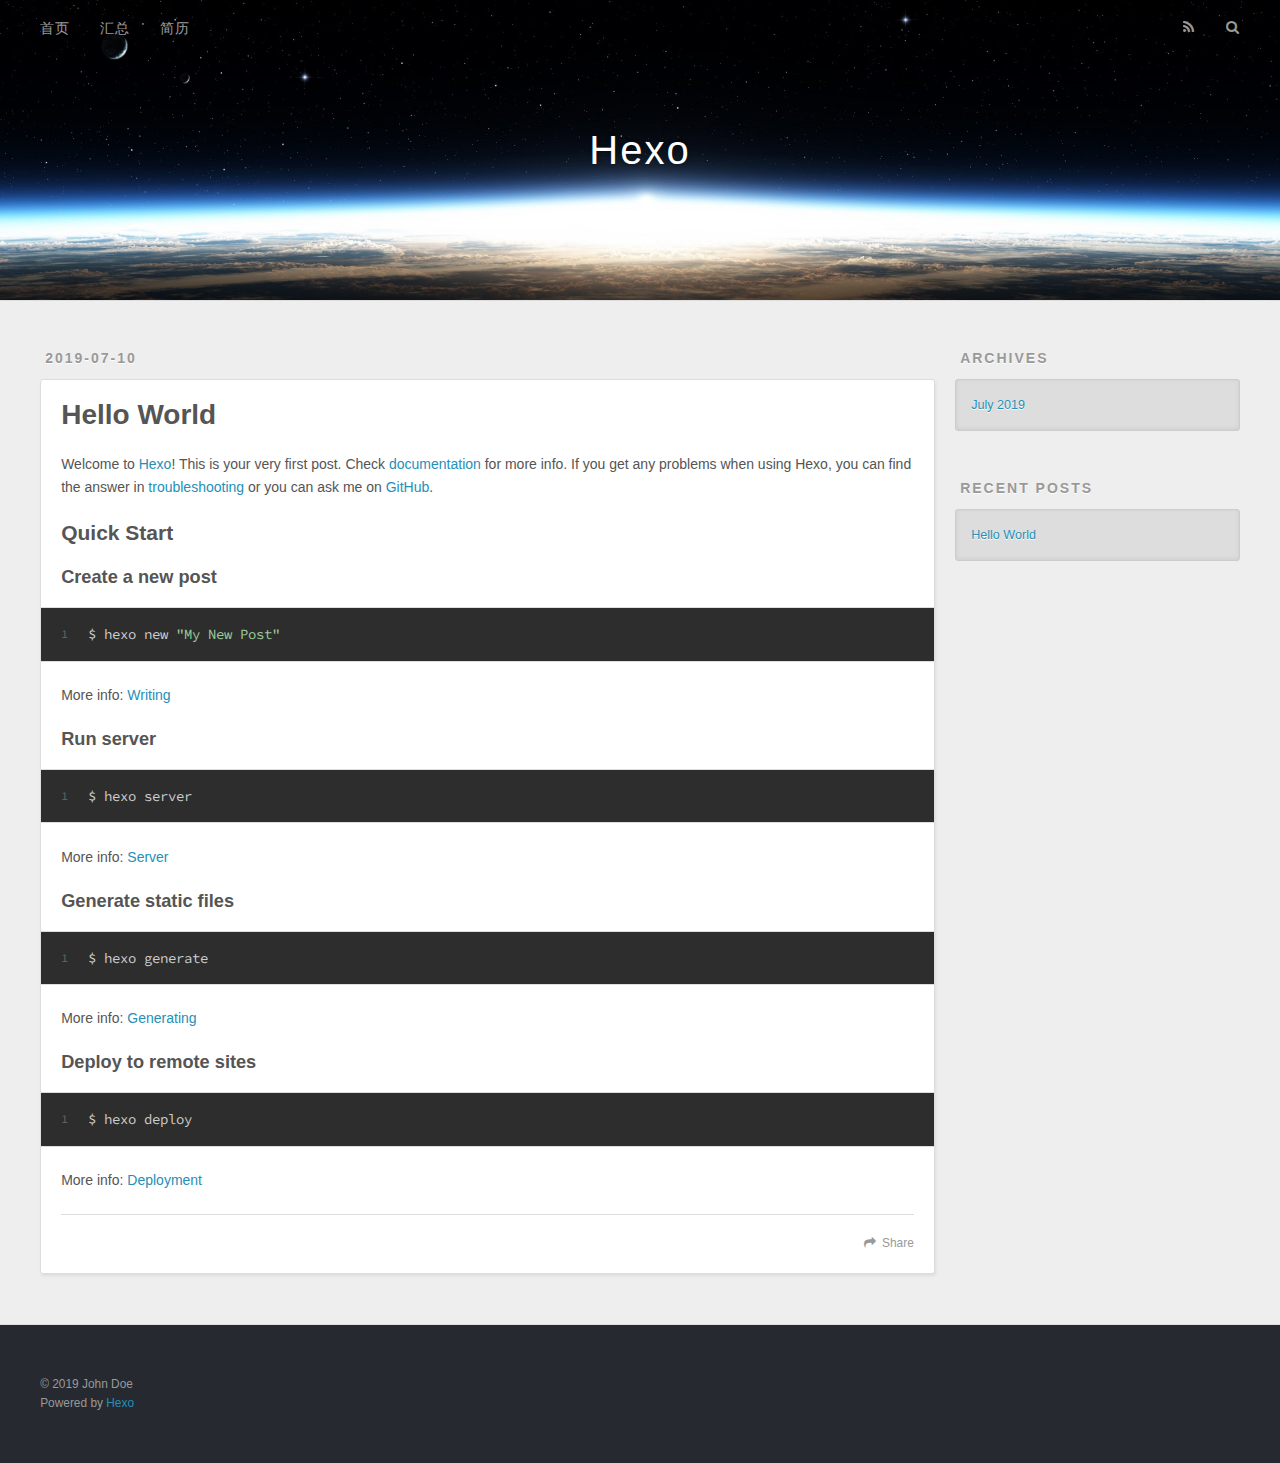
<file: index.html>
<!DOCTYPE html>
<html>
<head><meta name="generator" content="Hexo 3.9.0">
  <meta charset="utf-8">
  

  
  <title>Hexo</title>
  <meta name="viewport" content="width=device-width, initial-scale=1, maximum-scale=1">
  <meta property="og:type" content="website">
<meta property="og:title" content="Hexo">
<meta property="og:url" content="http://yoursite.com/index.html">
<meta property="og:site_name" content="Hexo">
<meta property="og:locale" content="default">
<meta name="twitter:card" content="summary">
<meta name="twitter:title" content="Hexo">
  
    <link rel="alternate" href="/atom.xml" title="Hexo" type="application/atom+xml">
  
  
    <link rel="icon" href="/favicon.png">
  
  
    <link href="//fonts.googleapis.com/css?family=Source+Code+Pro" rel="stylesheet" type="text/css">
  
  <link rel="stylesheet" href="/css/style.css">
</head>
</html>
<body>
  <div id="container">
    <div id="wrap">
      <header id="header">
  <div id="banner"></div>
  <div id="header-outer" class="outer">
    <div id="header-title" class="inner">
      <h1 id="logo-wrap">
        <a href="/" id="logo">Hexo</a>
      </h1>
      
    </div>
    <div id="header-inner" class="inner">
      <nav id="main-nav">
        <a id="main-nav-toggle" class="nav-icon"></a>
        
          <a class="main-nav-link" href="/">首页</a>
        
          <a class="main-nav-link" href="/archives">汇总</a>

          <a class="main-nav-link" href="/resume">简历</a>
        
      </nav>
      <nav id="sub-nav">
        
          <a id="nav-rss-link" class="nav-icon" href="/atom.xml" title="RSS Feed"></a>
        
        <a id="nav-search-btn" class="nav-icon" title="Search"></a>
      </nav>
      <div id="search-form-wrap">
        <form action="//google.com/search" method="get" accept-charset="UTF-8" class="search-form"><input type="search" name="q" class="search-form-input" placeholder="Search"><button type="submit" class="search-form-submit">&#xF002;</button><input type="hidden" name="sitesearch" value="http://yoursite.com"></form>
      </div>
    </div>
  </div>
</header>
      <div class="outer">
        <section id="main">
  
    <article id="post-hello-world" class="article article-type-post" itemscope itemprop="blogPost">
  <div class="article-meta">
    <a href="/2019/07/10/hello-world/" class="article-date">
  <time datetime="2019-07-10T00:07:55.842Z" itemprop="datePublished">2019-07-10</time>
</a>
    
  </div>
  <div class="article-inner">
    
    
      <header class="article-header">
        
  
    <h1 itemprop="name">
      <a class="article-title" href="/2019/07/10/hello-world/">Hello World</a>
    </h1>
  

      </header>
    
    <div class="article-entry" itemprop="articleBody">
      
        <p>Welcome to <a href="https://hexo.io/" target="_blank" rel="noopener">Hexo</a>! This is your very first post. Check <a href="https://hexo.io/docs/" target="_blank" rel="noopener">documentation</a> for more info. If you get any problems when using Hexo, you can find the answer in <a href="https://hexo.io/docs/troubleshooting.html" target="_blank" rel="noopener">troubleshooting</a> or you can ask me on <a href="https://github.com/hexojs/hexo/issues" target="_blank" rel="noopener">GitHub</a>.</p>
<h2 id="Quick-Start"><a href="#Quick-Start" class="headerlink" title="Quick Start"></a>Quick Start</h2><h3 id="Create-a-new-post"><a href="#Create-a-new-post" class="headerlink" title="Create a new post"></a>Create a new post</h3><figure class="highlight bash"><table><tr><td class="gutter"><pre><span class="line">1</span><br></pre></td><td class="code"><pre><span class="line">$ hexo new <span class="string">"My New Post"</span></span><br></pre></td></tr></table></figure>

<p>More info: <a href="https://hexo.io/docs/writing.html" target="_blank" rel="noopener">Writing</a></p>
<h3 id="Run-server"><a href="#Run-server" class="headerlink" title="Run server"></a>Run server</h3><figure class="highlight bash"><table><tr><td class="gutter"><pre><span class="line">1</span><br></pre></td><td class="code"><pre><span class="line">$ hexo server</span><br></pre></td></tr></table></figure>

<p>More info: <a href="https://hexo.io/docs/server.html" target="_blank" rel="noopener">Server</a></p>
<h3 id="Generate-static-files"><a href="#Generate-static-files" class="headerlink" title="Generate static files"></a>Generate static files</h3><figure class="highlight bash"><table><tr><td class="gutter"><pre><span class="line">1</span><br></pre></td><td class="code"><pre><span class="line">$ hexo generate</span><br></pre></td></tr></table></figure>

<p>More info: <a href="https://hexo.io/docs/generating.html" target="_blank" rel="noopener">Generating</a></p>
<h3 id="Deploy-to-remote-sites"><a href="#Deploy-to-remote-sites" class="headerlink" title="Deploy to remote sites"></a>Deploy to remote sites</h3><figure class="highlight bash"><table><tr><td class="gutter"><pre><span class="line">1</span><br></pre></td><td class="code"><pre><span class="line">$ hexo deploy</span><br></pre></td></tr></table></figure>

<p>More info: <a href="https://hexo.io/docs/deployment.html" target="_blank" rel="noopener">Deployment</a></p>

      
    </div>
    <footer class="article-footer">
      <a data-url="http://yoursite.com/2019/07/10/hello-world/" data-id="cjxwj7tc700007w6x7iefsdip" class="article-share-link">Share</a>
      
      
    </footer>
  </div>
  
</article>


  


</section>
        
          <aside id="sidebar">
  
    

  
    

  
    
  
    
  <div class="widget-wrap">
    <h3 class="widget-title">Archives</h3>
    <div class="widget">
      <ul class="archive-list"><li class="archive-list-item"><a class="archive-list-link" href="/archives/2019/07/">July 2019</a></li></ul>
    </div>
  </div>


  
    
  <div class="widget-wrap">
    <h3 class="widget-title">Recent Posts</h3>
    <div class="widget">
      <ul>
        
          <li>
            <a href="/2019/07/10/hello-world/">Hello World</a>
          </li>
        
      </ul>
    </div>
  </div>

  
</aside>
        
      </div>
      <footer id="footer">
  
  <div class="outer">
    <div id="footer-info" class="inner">
      &copy; 2019 John Doe<br>
      Powered by <a href="http://hexo.io/" target="_blank">Hexo</a>
    </div>
  </div>
</footer>
    </div>
    <nav id="mobile-nav">
  
    <a href="/" class="mobile-nav-link">Home</a>
  
    <a href="/archives" class="mobile-nav-link">Archives</a>
  
</nav>
    

<script src="//ajax.googleapis.com/ajax/libs/jquery/2.0.3/jquery.min.js"></script>


  <link rel="stylesheet" href="/fancybox/jquery.fancybox.css">
  <script src="/fancybox/jquery.fancybox.pack.js"></script>


<script src="/js/script.js"></script>



  </div>
</body>
</html>
</file>
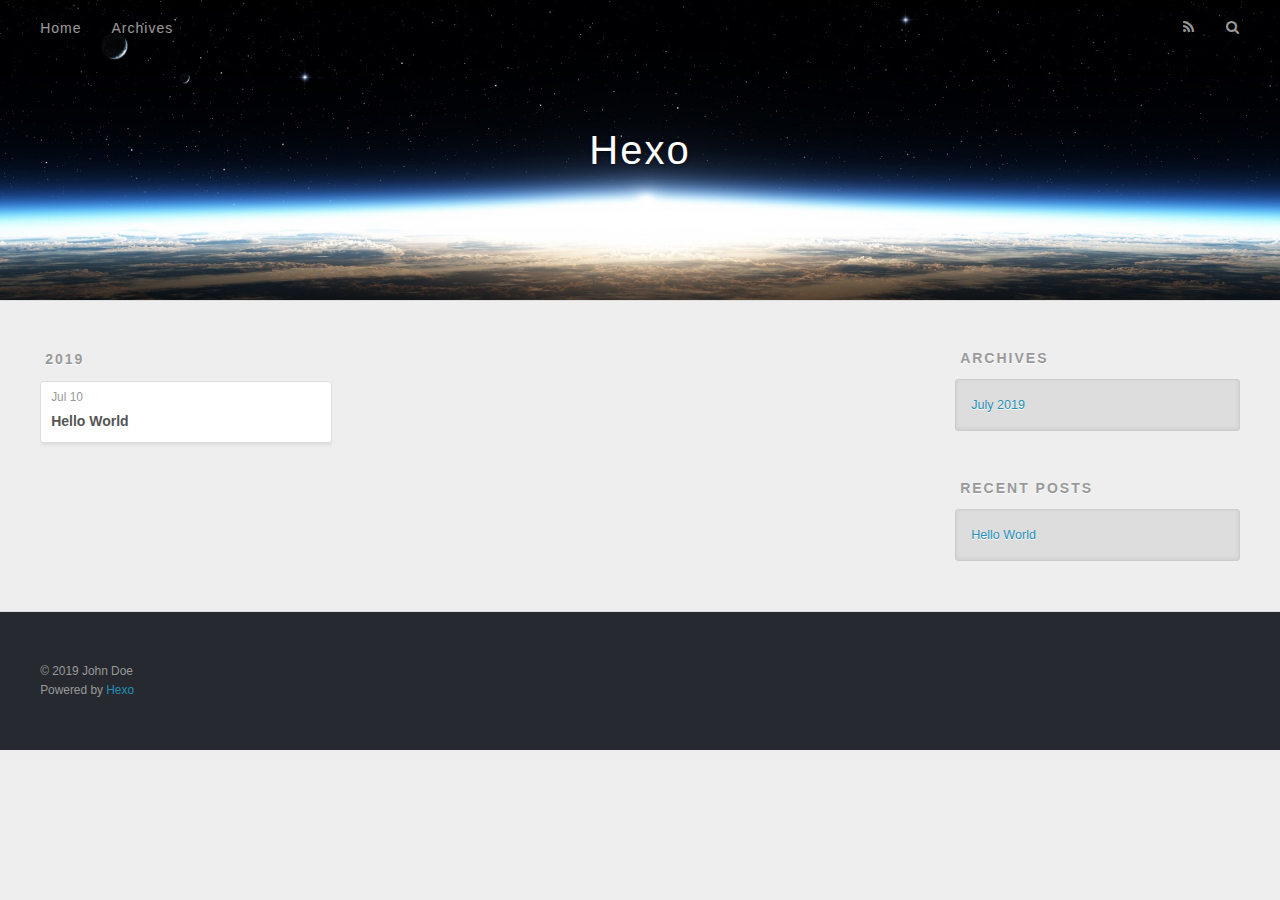
<file: archives/index.html>
<!DOCTYPE html>
<html>
<head><meta name="generator" content="Hexo 3.9.0">
  <meta charset="utf-8">
  

  
  <title>Archives | Hexo</title>
  <meta name="viewport" content="width=device-width, initial-scale=1, maximum-scale=1">
  <meta property="og:type" content="website">
<meta property="og:title" content="Hexo">
<meta property="og:url" content="http://yoursite.com/archives/index.html">
<meta property="og:site_name" content="Hexo">
<meta property="og:locale" content="default">
<meta name="twitter:card" content="summary">
<meta name="twitter:title" content="Hexo">
  
    <link rel="alternate" href="/atom.xml" title="Hexo" type="application/atom+xml">
  
  
    <link rel="icon" href="/favicon.png">
  
  
    <link href="//fonts.googleapis.com/css?family=Source+Code+Pro" rel="stylesheet" type="text/css">
  
  <link rel="stylesheet" href="/css/style.css">
</head>
</html>
<body>
  <div id="container">
    <div id="wrap">
      <header id="header">
  <div id="banner"></div>
  <div id="header-outer" class="outer">
    <div id="header-title" class="inner">
      <h1 id="logo-wrap">
        <a href="/" id="logo">Hexo</a>
      </h1>
      
    </div>
    <div id="header-inner" class="inner">
      <nav id="main-nav">
        <a id="main-nav-toggle" class="nav-icon"></a>
        
          <a class="main-nav-link" href="/">Home</a>
        
          <a class="main-nav-link" href="/archives">Archives</a>
        
      </nav>
      <nav id="sub-nav">
        
          <a id="nav-rss-link" class="nav-icon" href="/atom.xml" title="RSS Feed"></a>
        
        <a id="nav-search-btn" class="nav-icon" title="Search"></a>
      </nav>
      <div id="search-form-wrap">
        <form action="//google.com/search" method="get" accept-charset="UTF-8" class="search-form"><input type="search" name="q" class="search-form-input" placeholder="Search"><button type="submit" class="search-form-submit">&#xF002;</button><input type="hidden" name="sitesearch" value="http://yoursite.com"></form>
      </div>
    </div>
  </div>
</header>
      <div class="outer">
        <section id="main">
  
  
    
    
      
      
      <section class="archives-wrap">
        <div class="archive-year-wrap">
          <a href="/archives/2019" class="archive-year">2019</a>
        </div>
        <div class="archives">
    
    <article class="archive-article archive-type-post">
  <div class="archive-article-inner">
    <header class="archive-article-header">
      <a href="/2019/07/10/hello-world/" class="archive-article-date">
  <time datetime="2019-07-10T00:07:55.842Z" itemprop="datePublished">Jul 10</time>
</a>
      
  
    <h1 itemprop="name">
      <a class="archive-article-title" href="/2019/07/10/hello-world/">Hello World</a>
    </h1>
  

    </header>
  </div>
</article>
  
  
    </div></section>
  


</section>
        
          <aside id="sidebar">
  
    

  
    

  
    
  
    
  <div class="widget-wrap">
    <h3 class="widget-title">Archives</h3>
    <div class="widget">
      <ul class="archive-list"><li class="archive-list-item"><a class="archive-list-link" href="/archives/2019/07/">July 2019</a></li></ul>
    </div>
  </div>


  
    
  <div class="widget-wrap">
    <h3 class="widget-title">Recent Posts</h3>
    <div class="widget">
      <ul>
        
          <li>
            <a href="/2019/07/10/hello-world/">Hello World</a>
          </li>
        
      </ul>
    </div>
  </div>

  
</aside>
        
      </div>
      <footer id="footer">
  
  <div class="outer">
    <div id="footer-info" class="inner">
      &copy; 2019 John Doe<br>
      Powered by <a href="http://hexo.io/" target="_blank">Hexo</a>
    </div>
  </div>
</footer>
    </div>
    <nav id="mobile-nav">
  
    <a href="/" class="mobile-nav-link">Home</a>
  
    <a href="/archives" class="mobile-nav-link">Archives</a>
  
</nav>
    

<script src="//ajax.googleapis.com/ajax/libs/jquery/2.0.3/jquery.min.js"></script>


  <link rel="stylesheet" href="/fancybox/jquery.fancybox.css">
  <script src="/fancybox/jquery.fancybox.pack.js"></script>


<script src="/js/script.js"></script>



  </div>
</body>
</html>
</file>
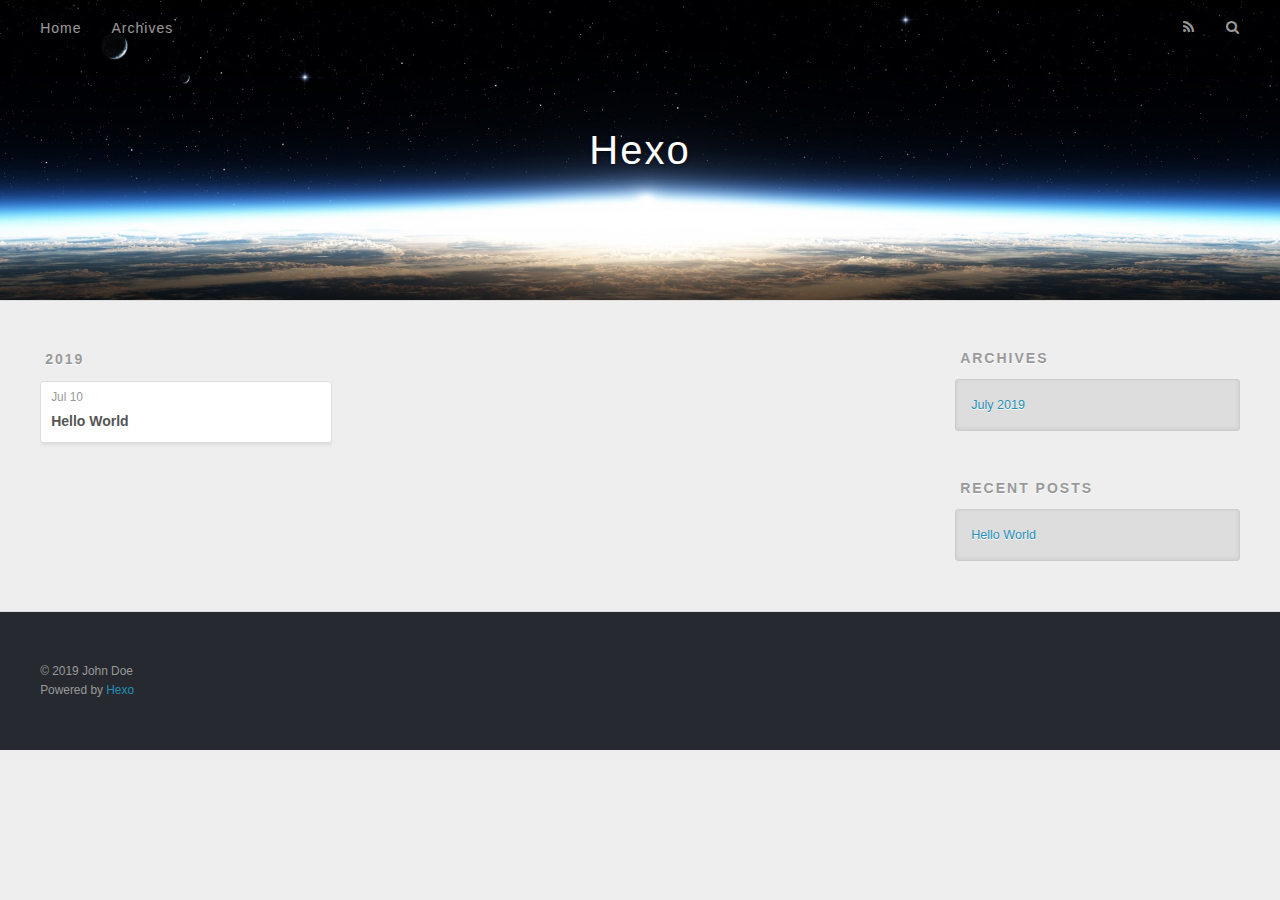
<file: archives/2019/index.html>
<!DOCTYPE html>
<html>
<head><meta name="generator" content="Hexo 3.9.0">
  <meta charset="utf-8">
  

  
  <title>Archives: 2019 | Hexo</title>
  <meta name="viewport" content="width=device-width, initial-scale=1, maximum-scale=1">
  <meta property="og:type" content="website">
<meta property="og:title" content="Hexo">
<meta property="og:url" content="http://yoursite.com/archives/2019/index.html">
<meta property="og:site_name" content="Hexo">
<meta property="og:locale" content="default">
<meta name="twitter:card" content="summary">
<meta name="twitter:title" content="Hexo">
  
    <link rel="alternate" href="/atom.xml" title="Hexo" type="application/atom+xml">
  
  
    <link rel="icon" href="/favicon.png">
  
  
    <link href="//fonts.googleapis.com/css?family=Source+Code+Pro" rel="stylesheet" type="text/css">
  
  <link rel="stylesheet" href="/css/style.css">
</head>
</html>
<body>
  <div id="container">
    <div id="wrap">
      <header id="header">
  <div id="banner"></div>
  <div id="header-outer" class="outer">
    <div id="header-title" class="inner">
      <h1 id="logo-wrap">
        <a href="/" id="logo">Hexo</a>
      </h1>
      
    </div>
    <div id="header-inner" class="inner">
      <nav id="main-nav">
        <a id="main-nav-toggle" class="nav-icon"></a>
        
          <a class="main-nav-link" href="/">Home</a>
        
          <a class="main-nav-link" href="/archives">Archives</a>
        
      </nav>
      <nav id="sub-nav">
        
          <a id="nav-rss-link" class="nav-icon" href="/atom.xml" title="RSS Feed"></a>
        
        <a id="nav-search-btn" class="nav-icon" title="Search"></a>
      </nav>
      <div id="search-form-wrap">
        <form action="//google.com/search" method="get" accept-charset="UTF-8" class="search-form"><input type="search" name="q" class="search-form-input" placeholder="Search"><button type="submit" class="search-form-submit">&#xF002;</button><input type="hidden" name="sitesearch" value="http://yoursite.com"></form>
      </div>
    </div>
  </div>
</header>
      <div class="outer">
        <section id="main">
  
  
    
    
      
      
      <section class="archives-wrap">
        <div class="archive-year-wrap">
          <a href="/archives/2019" class="archive-year">2019</a>
        </div>
        <div class="archives">
    
    <article class="archive-article archive-type-post">
  <div class="archive-article-inner">
    <header class="archive-article-header">
      <a href="/2019/07/10/hello-world/" class="archive-article-date">
  <time datetime="2019-07-10T00:07:55.842Z" itemprop="datePublished">Jul 10</time>
</a>
      
  
    <h1 itemprop="name">
      <a class="archive-article-title" href="/2019/07/10/hello-world/">Hello World</a>
    </h1>
  

    </header>
  </div>
</article>
  
  
    </div></section>
  


</section>
        
          <aside id="sidebar">
  
    

  
    

  
    
  
    
  <div class="widget-wrap">
    <h3 class="widget-title">Archives</h3>
    <div class="widget">
      <ul class="archive-list"><li class="archive-list-item"><a class="archive-list-link" href="/archives/2019/07/">July 2019</a></li></ul>
    </div>
  </div>


  
    
  <div class="widget-wrap">
    <h3 class="widget-title">Recent Posts</h3>
    <div class="widget">
      <ul>
        
          <li>
            <a href="/2019/07/10/hello-world/">Hello World</a>
          </li>
        
      </ul>
    </div>
  </div>

  
</aside>
        
      </div>
      <footer id="footer">
  
  <div class="outer">
    <div id="footer-info" class="inner">
      &copy; 2019 John Doe<br>
      Powered by <a href="http://hexo.io/" target="_blank">Hexo</a>
    </div>
  </div>
</footer>
    </div>
    <nav id="mobile-nav">
  
    <a href="/" class="mobile-nav-link">Home</a>
  
    <a href="/archives" class="mobile-nav-link">Archives</a>
  
</nav>
    

<script src="//ajax.googleapis.com/ajax/libs/jquery/2.0.3/jquery.min.js"></script>


  <link rel="stylesheet" href="/fancybox/jquery.fancybox.css">
  <script src="/fancybox/jquery.fancybox.pack.js"></script>


<script src="/js/script.js"></script>



  </div>
</body>
</html>
</file>
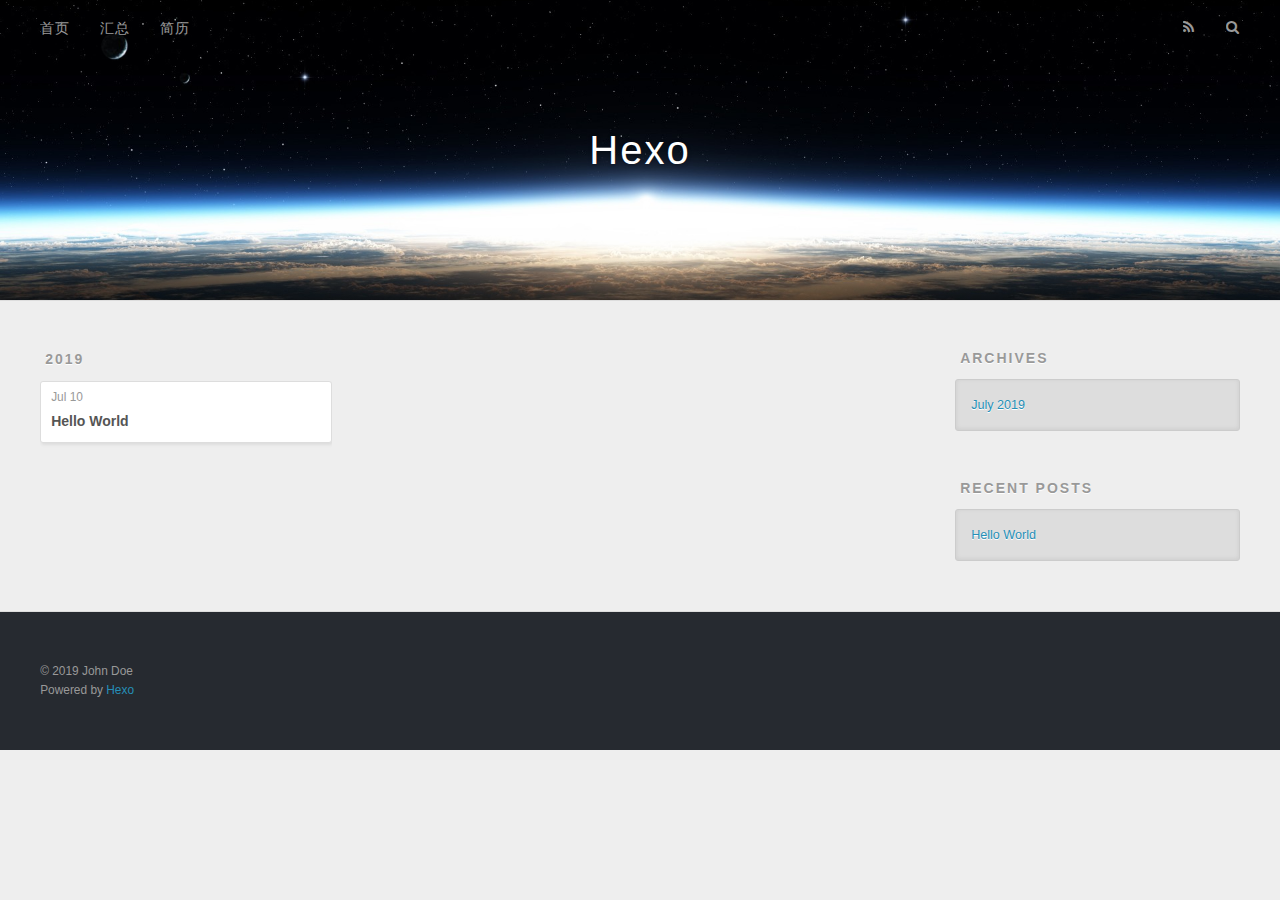
<file: archives/2019/07/index.html>
<!DOCTYPE html>
<html>
<head><meta name="generator" content="Hexo 3.9.0">
  <meta charset="utf-8">
  

  
  <title>Archives: 2019/7 | Hexo</title>
  <meta name="viewport" content="width=device-width, initial-scale=1, maximum-scale=1">
  <meta property="og:type" content="website">
<meta property="og:title" content="Hexo">
<meta property="og:url" content="http://yoursite.com/archives/2019/07/index.html">
<meta property="og:site_name" content="Hexo">
<meta property="og:locale" content="default">
<meta name="twitter:card" content="summary">
<meta name="twitter:title" content="Hexo">
  
    <link rel="alternate" href="/atom.xml" title="Hexo" type="application/atom+xml">
  
  
    <link rel="icon" href="/favicon.png">
  
  
    <link href="//fonts.googleapis.com/css?family=Source+Code+Pro" rel="stylesheet" type="text/css">
  
  <link rel="stylesheet" href="/css/style.css">
</head>
</html>
<body>
  <div id="container">
    <div id="wrap">
      <header id="header">
  <div id="banner"></div>
  <div id="header-outer" class="outer">
    <div id="header-title" class="inner">
      <h1 id="logo-wrap">
        <a href="/" id="logo">Hexo</a>
      </h1>
      
    </div>
    <div id="header-inner" class="inner">
      <nav id="main-nav">
        <a id="main-nav-toggle" class="nav-icon"></a>
        
        <a class="main-nav-link" href="/">首页</a>
        
        <a class="main-nav-link" href="/archives">汇总</a>

        <a class="main-nav-link" href="/resume">简历</a>
        
      </nav>
      <nav id="sub-nav">
        
          <a id="nav-rss-link" class="nav-icon" href="/atom.xml" title="RSS Feed"></a>
        
        <a id="nav-search-btn" class="nav-icon" title="Search"></a>
      </nav>
      <div id="search-form-wrap">
        <form action="//google.com/search" method="get" accept-charset="UTF-8" class="search-form"><input type="search" name="q" class="search-form-input" placeholder="Search"><button type="submit" class="search-form-submit">&#xF002;</button><input type="hidden" name="sitesearch" value="http://yoursite.com"></form>
      </div>
    </div>
  </div>
</header>
      <div class="outer">
        <section id="main">
  
  
    
    
      
      
      <section class="archives-wrap">
        <div class="archive-year-wrap">
          <a href="/archives/2019" class="archive-year">2019</a>
        </div>
        <div class="archives">
    
    <article class="archive-article archive-type-post">
  <div class="archive-article-inner">
    <header class="archive-article-header">
      <a href="/2019/07/10/hello-world/" class="archive-article-date">
  <time datetime="2019-07-10T00:07:55.842Z" itemprop="datePublished">Jul 10</time>
</a>
      
  
    <h1 itemprop="name">
      <a class="archive-article-title" href="/2019/07/10/hello-world/">Hello World</a>
    </h1>
  

    </header>
  </div>
</article>
  
  
    </div></section>
  


</section>
        
          <aside id="sidebar">
  
    

  
    

  
    
  
    
  <div class="widget-wrap">
    <h3 class="widget-title">Archives</h3>
    <div class="widget">
      <ul class="archive-list"><li class="archive-list-item"><a class="archive-list-link" href="/archives/2019/07/">July 2019</a></li></ul>
    </div>
  </div>


  
    
  <div class="widget-wrap">
    <h3 class="widget-title">Recent Posts</h3>
    <div class="widget">
      <ul>
        
          <li>
            <a href="/2019/07/10/hello-world/">Hello World</a>
          </li>
        
      </ul>
    </div>
  </div>

  
</aside>
        
      </div>
      <footer id="footer">
  
  <div class="outer">
    <div id="footer-info" class="inner">
      &copy; 2019 John Doe<br>
      Powered by <a href="http://hexo.io/" target="_blank">Hexo</a>
    </div>
  </div>
</footer>
    </div>
    <nav id="mobile-nav">
  
    <a href="/" class="mobile-nav-link">Home</a>
  
    <a href="/archives" class="mobile-nav-link">Archives</a>
  
</nav>
    

<script src="//ajax.googleapis.com/ajax/libs/jquery/2.0.3/jquery.min.js"></script>


  <link rel="stylesheet" href="/fancybox/jquery.fancybox.css">
  <script src="/fancybox/jquery.fancybox.pack.js"></script>


<script src="/js/script.js"></script>



  </div>
</body>
</html>
</file>
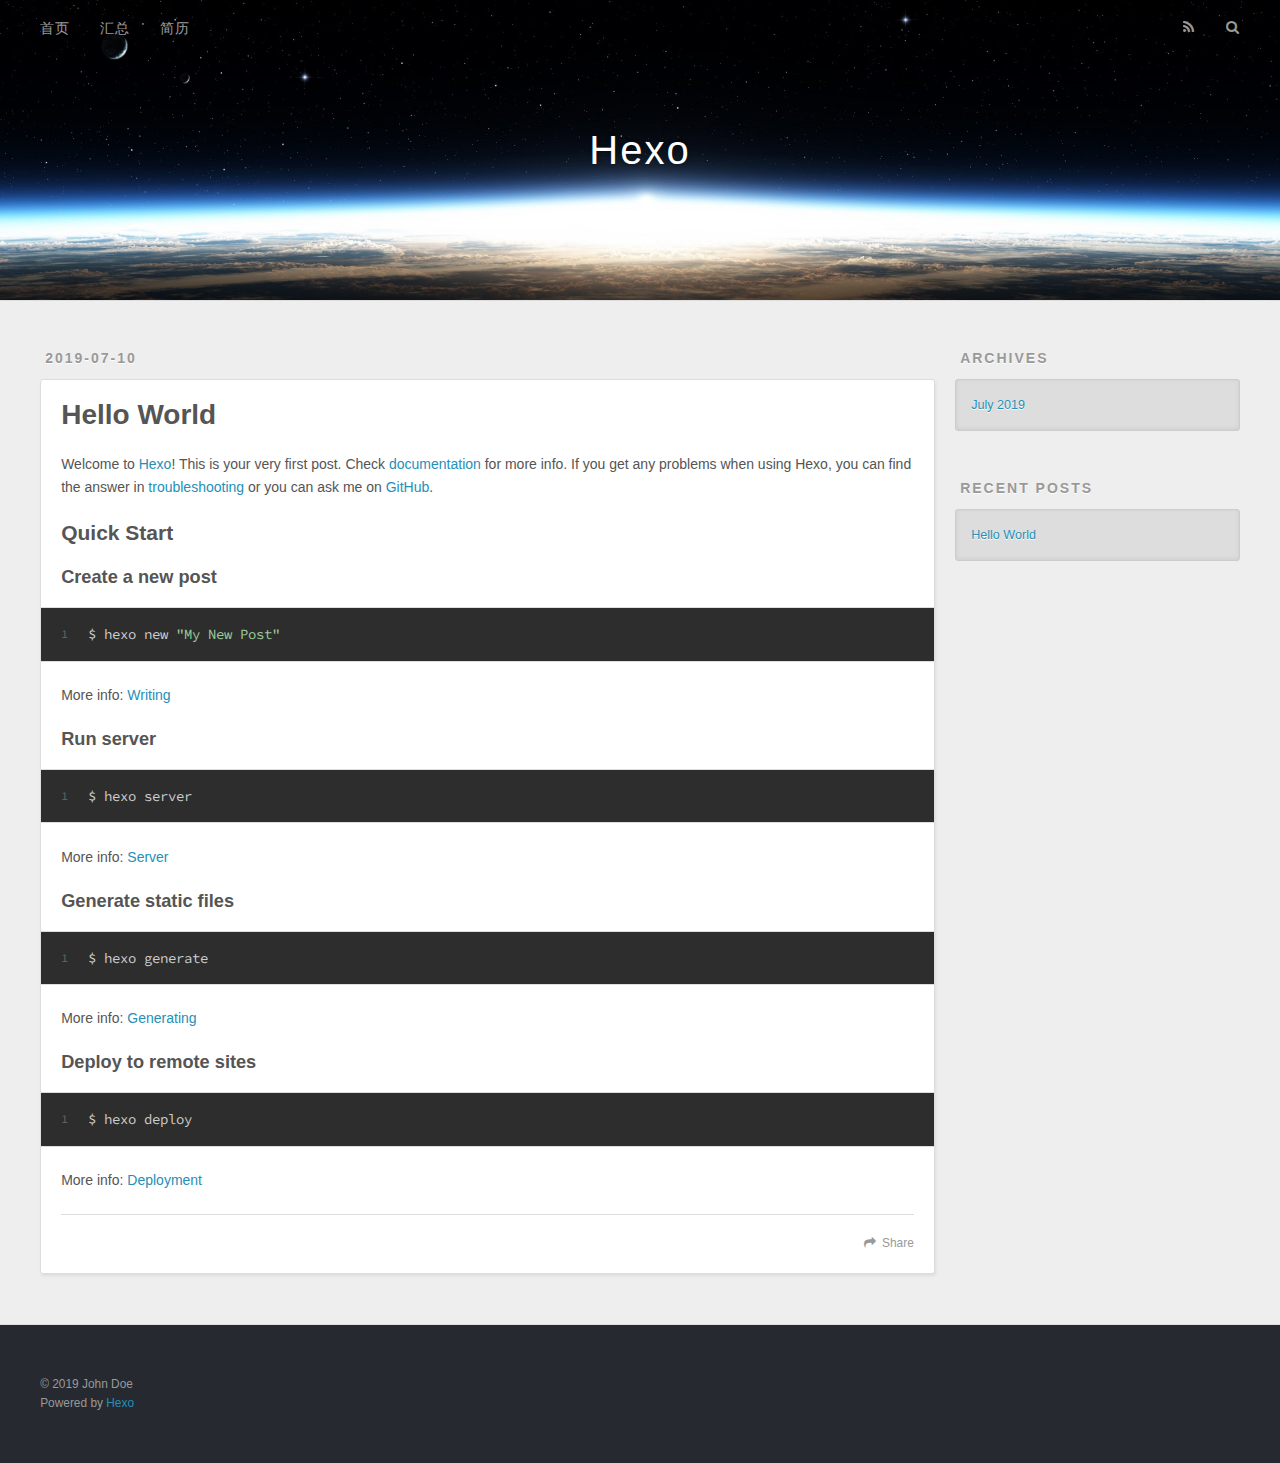
<file: 2019/07/10/hello-world/index.html>
<!DOCTYPE html>
<html>
<head><meta name="generator" content="Hexo 3.9.0">
  <meta charset="utf-8">
  

  
  <title>Hello World | Hexo</title>
  <meta name="viewport" content="width=device-width, initial-scale=1, maximum-scale=1">
  <meta name="description" content="Welcome to Hexo! This is your very first post. Check documentation for more info. If you get any problems when using Hexo, you can find the answer in troubleshooting or you can ask me on GitHub. Quick">
<meta property="og:type" content="article">
<meta property="og:title" content="Hello World">
<meta property="og:url" content="http://yoursite.com/2019/07/10/hello-world/index.html">
<meta property="og:site_name" content="Hexo">
<meta property="og:description" content="Welcome to Hexo! This is your very first post. Check documentation for more info. If you get any problems when using Hexo, you can find the answer in troubleshooting or you can ask me on GitHub. Quick">
<meta property="og:locale" content="default">
<meta property="og:updated_time" content="2019-07-10T00:07:55.843Z">
<meta name="twitter:card" content="summary">
<meta name="twitter:title" content="Hello World">
<meta name="twitter:description" content="Welcome to Hexo! This is your very first post. Check documentation for more info. If you get any problems when using Hexo, you can find the answer in troubleshooting or you can ask me on GitHub. Quick">
  
    <link rel="alternate" href="/atom.xml" title="Hexo" type="application/atom+xml">
  
  
    <link rel="icon" href="/favicon.png">
  
  
    <link href="//fonts.googleapis.com/css?family=Source+Code+Pro" rel="stylesheet" type="text/css">
  
  <link rel="stylesheet" href="/css/style.css">
</head>
</html>
<body>
  <div id="container">
    <div id="wrap">
      <header id="header">
  <div id="banner"></div>
  <div id="header-outer" class="outer">
    <div id="header-title" class="inner">
      <h1 id="logo-wrap">
        <a href="/" id="logo">Hexo</a>
      </h1>
      
    </div>
    <div id="header-inner" class="inner">
      <nav id="main-nav">
        <a id="main-nav-toggle" class="nav-icon"></a>
        <a class="main-nav-link" href="/">首页</a>
        
          <a class="main-nav-link" href="/archives">汇总</a>

          <a class="main-nav-link" href="/resume">简历</a>
        
      </nav>
      <nav id="sub-nav">
        
          <a id="nav-rss-link" class="nav-icon" href="/atom.xml" title="RSS Feed"></a>
        
        <a id="nav-search-btn" class="nav-icon" title="Search"></a>
      </nav>
      <div id="search-form-wrap">
        <form action="//google.com/search" method="get" accept-charset="UTF-8" class="search-form"><input type="search" name="q" class="search-form-input" placeholder="Search"><button type="submit" class="search-form-submit">&#xF002;</button><input type="hidden" name="sitesearch" value="http://yoursite.com"></form>
      </div>
    </div>
  </div>
</header>
      <div class="outer">
        <section id="main"><article id="post-hello-world" class="article article-type-post" itemscope itemprop="blogPost">
  <div class="article-meta">
    <a href="/2019/07/10/hello-world/" class="article-date">
  <time datetime="2019-07-10T00:07:55.842Z" itemprop="datePublished">2019-07-10</time>
</a>
    
  </div>
  <div class="article-inner">
    
    
      <header class="article-header">
        
  
    <h1 class="article-title" itemprop="name">
      Hello World
    </h1>
  

      </header>
    
    <div class="article-entry" itemprop="articleBody">
      
        <p>Welcome to <a href="https://hexo.io/" target="_blank" rel="noopener">Hexo</a>! This is your very first post. Check <a href="https://hexo.io/docs/" target="_blank" rel="noopener">documentation</a> for more info. If you get any problems when using Hexo, you can find the answer in <a href="https://hexo.io/docs/troubleshooting.html" target="_blank" rel="noopener">troubleshooting</a> or you can ask me on <a href="https://github.com/hexojs/hexo/issues" target="_blank" rel="noopener">GitHub</a>.</p>
<h2 id="Quick-Start"><a href="#Quick-Start" class="headerlink" title="Quick Start"></a>Quick Start</h2><h3 id="Create-a-new-post"><a href="#Create-a-new-post" class="headerlink" title="Create a new post"></a>Create a new post</h3><figure class="highlight bash"><table><tr><td class="gutter"><pre><span class="line">1</span><br></pre></td><td class="code"><pre><span class="line">$ hexo new <span class="string">"My New Post"</span></span><br></pre></td></tr></table></figure>

<p>More info: <a href="https://hexo.io/docs/writing.html" target="_blank" rel="noopener">Writing</a></p>
<h3 id="Run-server"><a href="#Run-server" class="headerlink" title="Run server"></a>Run server</h3><figure class="highlight bash"><table><tr><td class="gutter"><pre><span class="line">1</span><br></pre></td><td class="code"><pre><span class="line">$ hexo server</span><br></pre></td></tr></table></figure>

<p>More info: <a href="https://hexo.io/docs/server.html" target="_blank" rel="noopener">Server</a></p>
<h3 id="Generate-static-files"><a href="#Generate-static-files" class="headerlink" title="Generate static files"></a>Generate static files</h3><figure class="highlight bash"><table><tr><td class="gutter"><pre><span class="line">1</span><br></pre></td><td class="code"><pre><span class="line">$ hexo generate</span><br></pre></td></tr></table></figure>

<p>More info: <a href="https://hexo.io/docs/generating.html" target="_blank" rel="noopener">Generating</a></p>
<h3 id="Deploy-to-remote-sites"><a href="#Deploy-to-remote-sites" class="headerlink" title="Deploy to remote sites"></a>Deploy to remote sites</h3><figure class="highlight bash"><table><tr><td class="gutter"><pre><span class="line">1</span><br></pre></td><td class="code"><pre><span class="line">$ hexo deploy</span><br></pre></td></tr></table></figure>

<p>More info: <a href="https://hexo.io/docs/deployment.html" target="_blank" rel="noopener">Deployment</a></p>

      
    </div>
    <footer class="article-footer">
      <a data-url="http://yoursite.com/2019/07/10/hello-world/" data-id="cjxwj7tc700007w6x7iefsdip" class="article-share-link">Share</a>
      
      
    </footer>
  </div>
  
    
  
</article>

</section>
        
          <aside id="sidebar">
  
    

  
    

  
    
  
    
  <div class="widget-wrap">
    <h3 class="widget-title">Archives</h3>
    <div class="widget">
      <ul class="archive-list"><li class="archive-list-item"><a class="archive-list-link" href="/archives/2019/07/">July 2019</a></li></ul>
    </div>
  </div>


  
    
  <div class="widget-wrap">
    <h3 class="widget-title">Recent Posts</h3>
    <div class="widget">
      <ul>
        
          <li>
            <a href="/2019/07/10/hello-world/">Hello World</a>
          </li>
        
      </ul>
    </div>
  </div>

  
</aside>
        
      </div>
      <footer id="footer">
  
  <div class="outer">
    <div id="footer-info" class="inner">
      &copy; 2019 John Doe<br>
      Powered by <a href="http://hexo.io/" target="_blank">Hexo</a>
    </div>
  </div>
</footer>
    </div>
    <nav id="mobile-nav">
  
    <a href="/" class="mobile-nav-link">Home</a>
  
    <a href="/archives" class="mobile-nav-link">Archives</a>
  
</nav>
    

<script src="//ajax.googleapis.com/ajax/libs/jquery/2.0.3/jquery.min.js"></script>


  <link rel="stylesheet" href="/fancybox/jquery.fancybox.css">
  <script src="/fancybox/jquery.fancybox.pack.js"></script>


<script src="/js/script.js"></script>



  </div>
</body>
</html>
</file>
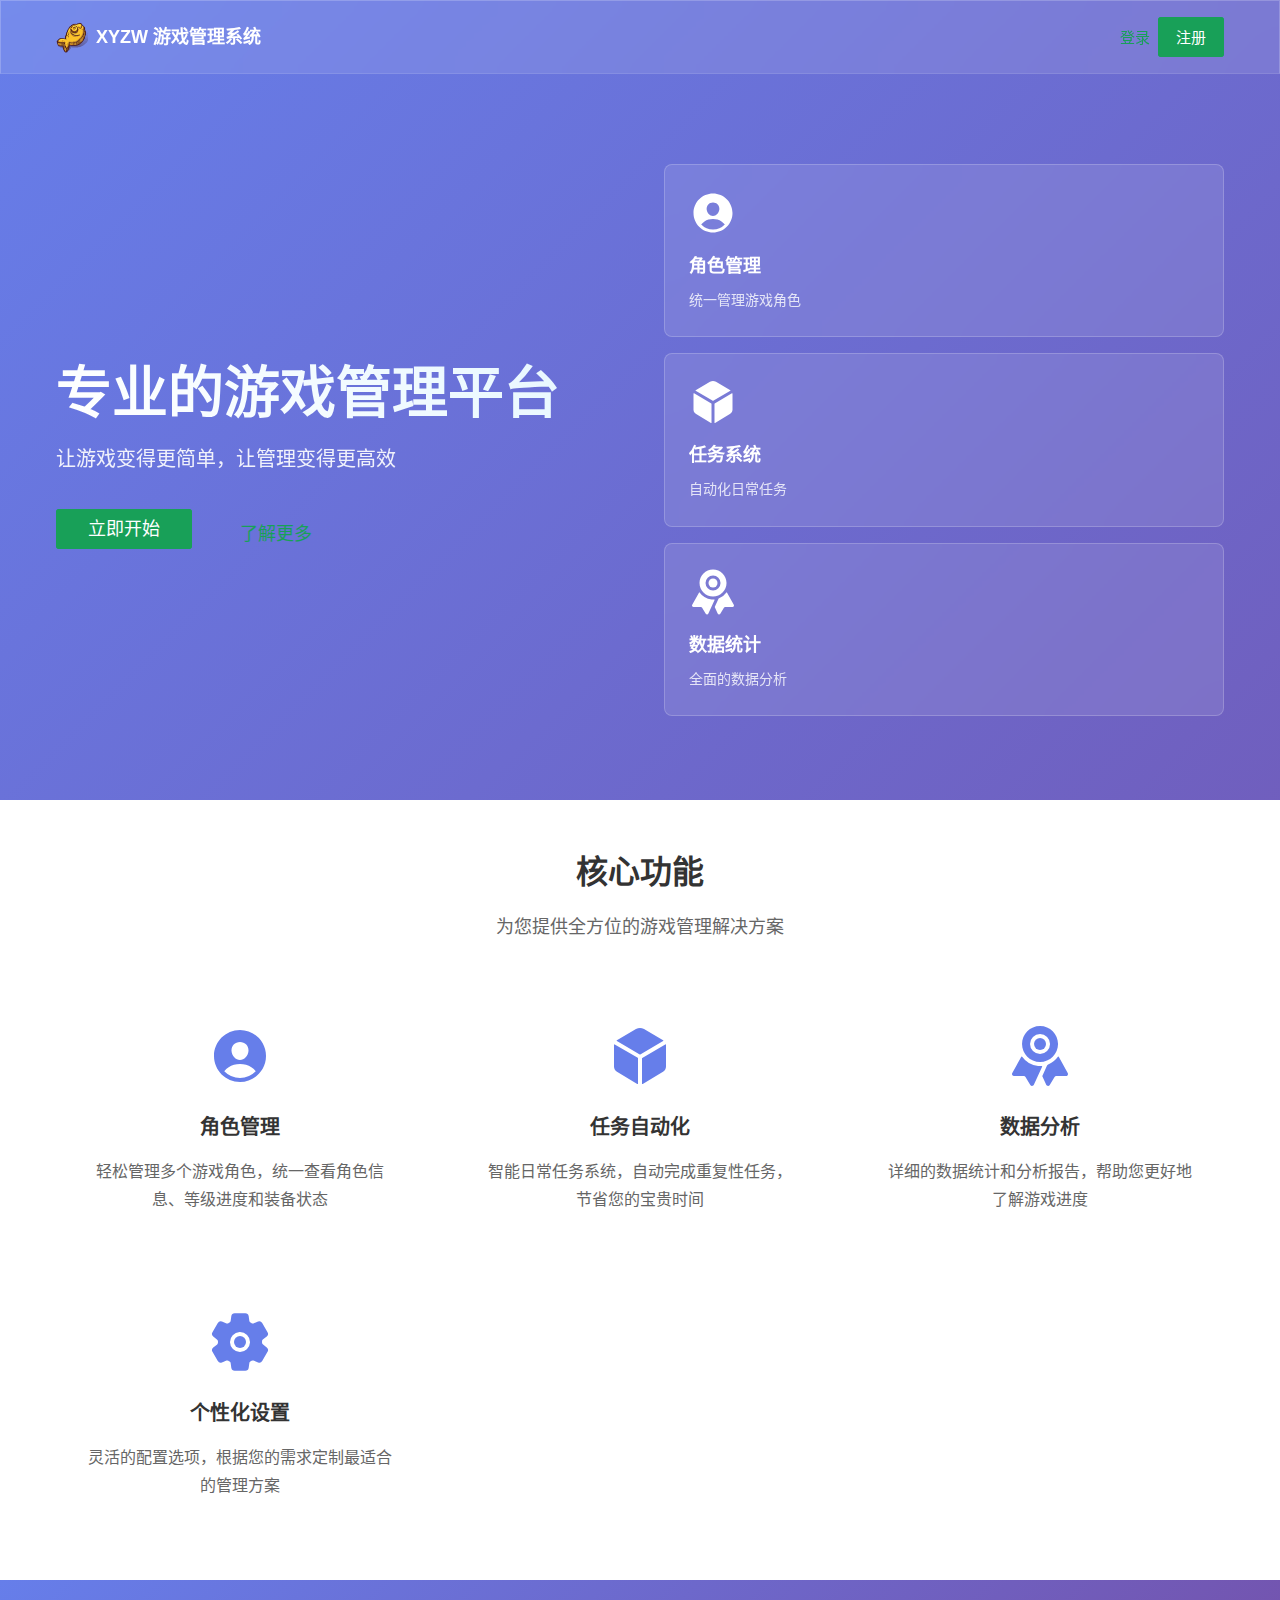
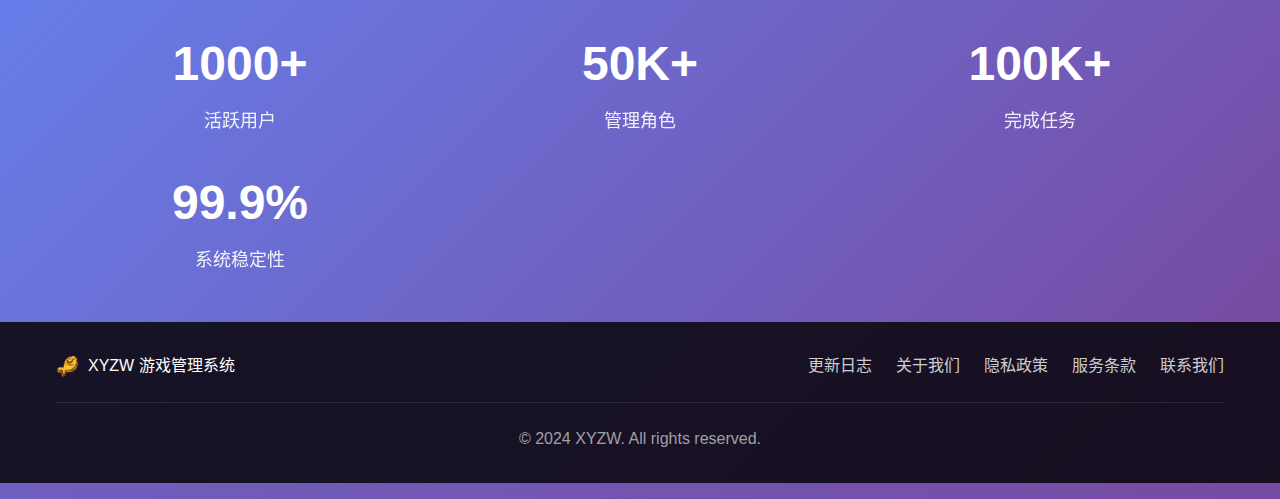
<file: game.html>
<!DOCTYPE html>
<html lang="zh-CN">
<head>
  <meta charset="UTF-8" />
  <meta name="viewport" content="width=device-width, initial-scale=1.0" />
  <title>XYZW 游戏管理系统</title>
  <link rel="icon" type="image/svg+xml" href="/vite.svg" />
  <style>
    * {
      margin: 0;
      padding: 0;
      box-sizing: border-box;
    }
    
    body {
      font-family: 'SF Pro Display', -apple-system, BlinkMacSystemFont, 'Segoe UI', 'PingFang SC', 'Hiragino Sans GB', 'Microsoft YaHei', 'Helvetica Neue', Helvetica, Arial, sans-serif;
      background: linear-gradient(135deg, #667eea 0%, #764ba2 100%);
      min-height: 100vh;
    }
    
    #app {
      min-height: 100vh;
    }
    
    .loading {
      display: flex;
      justify-content: center;
      align-items: center;
      height: 100vh;
      color: white;
      font-size: 18px;
    }
  </style>
  <script type="module" crossorigin src="/assets/index-DyiAMGIZ.js"></script>
  <link rel="modulepreload" crossorigin href="/assets/vue-vendor-CjWJpnUV.js">
  <link rel="modulepreload" crossorigin href="/assets/utils-C42QaX6I.js">
  <link rel="modulepreload" crossorigin href="/assets/ui-vendor-bYSxkbvo.js">
  <link rel="stylesheet" crossorigin href="/assets/index-By4v_FHo.css">
</head>
<body>
  <div id="app">
    <div class="loading">正在加载应用...</div>
  </div>
</body>
</html>
</file>
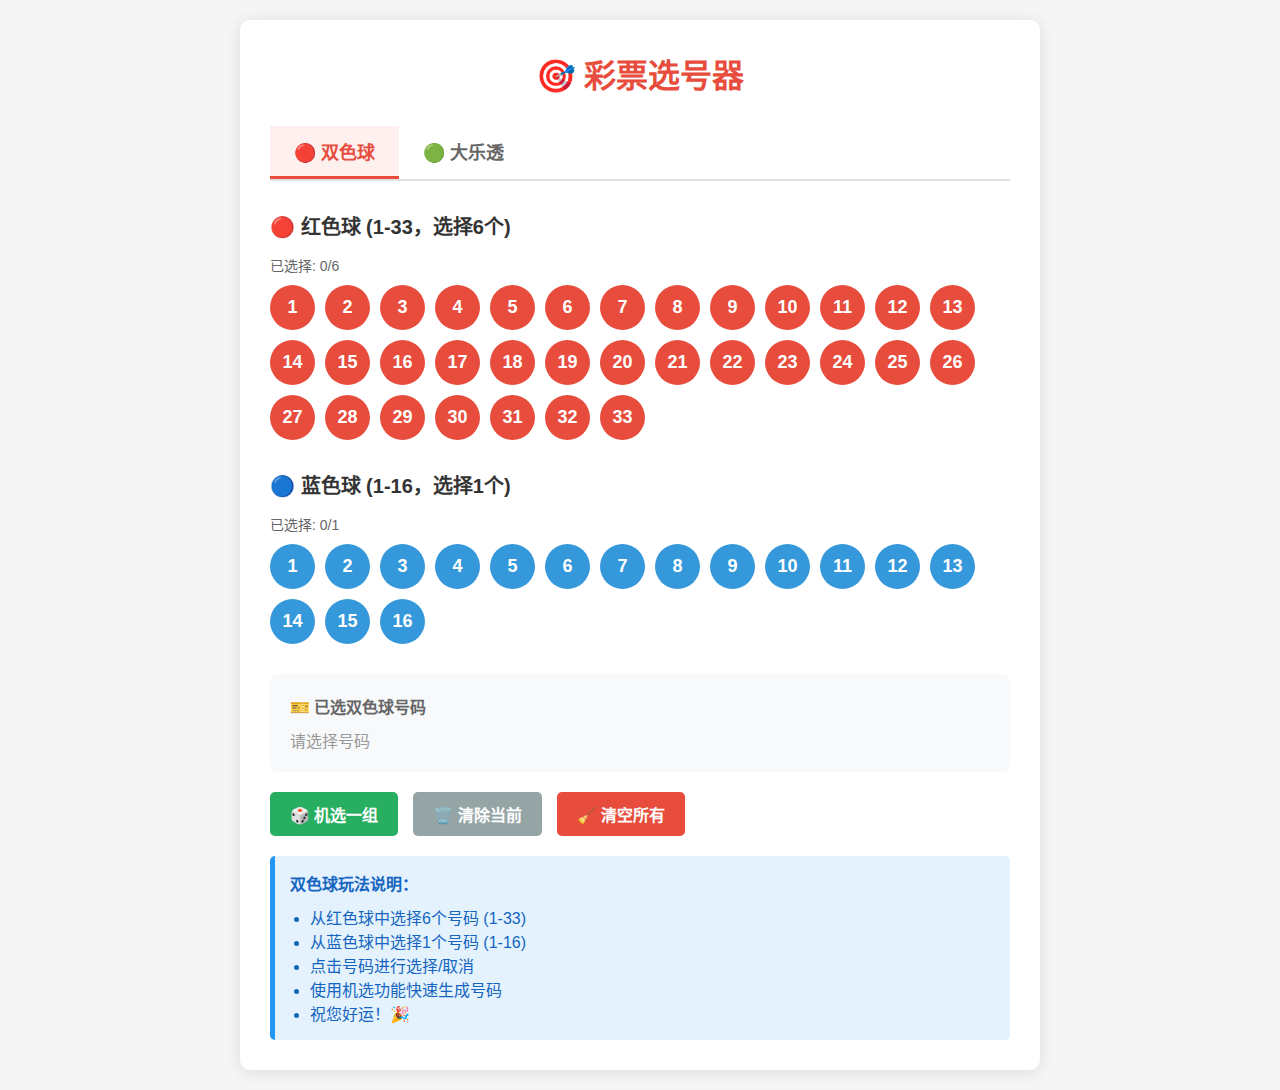
<file: lottery.html>
<!DOCTYPE html>
<html lang="zh-CN">
<head>
    <meta charset="UTF-8">
    <meta name="viewport" content="width=device-width, initial-scale=1.0">
    <title>双色球选号</title>
    <style>
        * {
            margin: 0;
            padding: 0;
            box-sizing: border-box;
        }
        
        body {
            font-family: Arial, sans-serif;
            background-color: #f5f5f5;
            padding: 20px;
        }
        
        .container {
            max-width: 800px;
            margin: 0 auto;
            background-color: white;
            padding: 30px;
            border-radius: 10px;
            box-shadow: 0 2px 15px rgba(0,0,0,0.1);
        }
        
        h1 {
            text-align: center;
            color: #e74c3c;
            margin-bottom: 30px;
            font-size: 32px;
        }
        
        .lottery-section {
            margin-bottom: 30px;
        }
        
        h2 {
            color: #333;
            margin-bottom: 15px;
            font-size: 20px;
        }
        
        .balls-container {
            display: flex;
            flex-wrap: wrap;
            gap: 10px;
            margin-bottom: 20px;
        }
        
        .ball {
            width: 45px;
            height: 45px;
            border-radius: 50%;
            display: flex;
            align-items: center;
            justify-content: center;
            font-weight: bold;
            font-size: 18px;
            cursor: pointer;
            transition: all 0.3s ease;
            border: 2px solid transparent;
        }
        
        .red-ball {
            background-color: #e74c3c;
            color: white;
        }
        
        .red-ball:hover {
            transform: scale(1.1);
            box-shadow: 0 0 10px rgba(231, 76, 60, 0.5);
        }
        
        .red-ball.selected {
            background-color: #c0392b;
            border-color: #96281b;
            transform: scale(1.1);
            box-shadow: 0 0 15px rgba(231, 76, 60, 0.8);
        }
        
        .blue-ball {
            background-color: #3498db;
            color: white;
        }
        
        .blue-ball:hover {
            transform: scale(1.1);
            box-shadow: 0 0 10px rgba(52, 152, 219, 0.5);
        }
        
        .blue-ball.selected {
            background-color: #2980b9;
            border-color: #1f618d;
            transform: scale(1.1);
            box-shadow: 0 0 15px rgba(52, 152, 219, 0.8);
        }
        
        .selected-numbers {
            background-color: #f8f9fa;
            padding: 20px;
            border-radius: 8px;
            margin-bottom: 20px;
        }
        
        .selected-numbers h3 {
            color: #666;
            margin-bottom: 10px;
            font-size: 16px;
        }
        
        .selected-balls {
            display: flex;
            gap: 10px;
            flex-wrap: wrap;
            align-items: center;
        }
        
        .selected-balls .ball {
            cursor: default;
        }
        
        .selected-balls .separator {
            font-size: 24px;
            color: #999;
            margin: 0 5px;
        }
        
        .controls {
            display: flex;
            gap: 15px;
            margin-bottom: 20px;
            flex-wrap: wrap;
        }
        
        .btn {
            padding: 10px 20px;
            font-size: 16px;
            border: none;
            border-radius: 5px;
            cursor: pointer;
            font-weight: bold;
            transition: all 0.3s ease;
        }
        
        .btn-primary {
            background-color: #27ae60;
            color: white;
        }
        
        .btn-primary:hover {
            background-color: #229954;
            transform: translateY(-2px);
        }
        
        .btn-secondary {
            background-color: #95a5a6;
            color: white;
        }
        
        .btn-secondary:hover {
            background-color: #7f8c8d;
            transform: translateY(-2px);
        }
        
        .btn-danger {
            background-color: #e74c3c;
            color: white;
        }
        
        .btn-danger:hover {
            background-color: #c0392b;
            transform: translateY(-2px);
        }
        
        .info {
            background-color: #e3f2fd;
            padding: 15px;
            border-radius: 5px;
            border-left: 5px solid #2196f3;
            color: #1565c0;
            margin-top: 20px;
        }
        
        .tip {
            color: #666;
            font-size: 14px;
            margin-bottom: 10px;
        }
        
        /* 选项卡样式 */
        .tabs {
            display: flex;
            margin-bottom: 30px;
            border-bottom: 2px solid #e0e0e0;
        }
        
        .tab-btn {
            padding: 12px 24px;
            font-size: 18px;
            font-weight: bold;
            border: none;
            background-color: transparent;
            color: #666;
            cursor: pointer;
            transition: all 0.3s ease;
            border-bottom: 3px solid transparent;
        }
        
        .tab-btn:hover {
            color: #333;
        }
        
        .tab-btn.active {
            color: #e74c3c;
            border-bottom-color: #e74c3c;
            background-color: #fef0ef;
        }
        
        /* 游戏面板样式 */
        .game-panel {
            margin-bottom: 20px;
        }
        
        /* 大乐透前区球样式 */
        .front-ball {
            background-color: #27ae60;
            color: white;
        }
        
        .front-ball:hover {
            transform: scale(1.1);
            box-shadow: 0 0 10px rgba(39, 174, 96, 0.5);
        }
        
        .front-ball.selected {
            background-color: #229954;
            border-color: #1e8449;
            transform: scale(1.1);
            box-shadow: 0 0 15px rgba(39, 174, 96, 0.8);
        }
    </style>
</head>
<body>
    <div class="container">
        <h1>🎯 彩票选号器</h1>
        
        <!-- 选项卡 -->
        <div class="tabs">
            <button class="tab-btn active" data-type="ssq">🔴 双色球</button>
            <button class="tab-btn" data-type="dlt">🟢 大乐透</button>
        </div>
        
        <!-- 双色球选号区 -->
        <div class="game-panel" id="ssqPanel">
            <!-- 红色球选择 -->
            <div class="lottery-section">
                <h2>🔴 红色球 (1-33，选择6个)</h2>
                <div class="tip">已选择: <span id="ssqRedCount">0</span>/6</div>
                <div class="balls-container" id="ssqRedBalls"></div>
            </div>
            
            <!-- 蓝色球选择 -->
            <div class="lottery-section">
                <h2>🔵 蓝色球 (1-16，选择1个)</h2>
                <div class="tip">已选择: <span id="ssqBlueCount">0</span>/1</div>
                <div class="balls-container" id="ssqBlueBalls"></div>
            </div>
            
            <!-- 已选号码 -->
            <div class="selected-numbers">
                <h3>🎫 已选双色球号码</h3>
                <div class="selected-balls" id="ssqSelectedBalls">
                    <span style="color: #999;">请选择号码</span>
                </div>
            </div>
        </div>
        
        <!-- 大乐透选号区 -->
        <div class="game-panel" id="dltPanel" style="display: none;">
            <!-- 前区选择 -->
            <div class="lottery-section">
                <h2>🟢 前区 (1-35，选择5个)</h2>
                <div class="tip">已选择: <span id="dltFrontCount">0</span>/5</div>
                <div class="balls-container" id="dltFrontBalls"></div>
            </div>
            
            <!-- 后区选择 -->
            <div class="lottery-section">
                <h2>🔵 后区 (1-12，选择2个)</h2>
                <div class="tip">已选择: <span id="dltBackCount">0</span>/2</div>
                <div class="balls-container" id="dltBackBalls"></div>
            </div>
            
            <!-- 已选号码 -->
            <div class="selected-numbers">
                <h3>🎫 已选大乐透号码</h3>
                <div class="selected-balls" id="dltSelectedBalls">
                    <span style="color: #999;">请选择号码</span>
                </div>
            </div>
        </div>
        
        <!-- 控制按钮 -->
        <div class="controls">
            <button class="btn btn-primary" id="randomBtn">🎲 机选一组</button>
            <button class="btn btn-secondary" id="clearBtn">🗑️ 清除当前</button>
            <button class="btn btn-danger" id="clearAllBtn">🧹 清空所有</button>
        </div>
        
        <!-- 提示信息 -->
        <div class="info">
            <div id="ssqInfo">
                <strong>双色球玩法说明：</strong>
                <ul style="margin-top: 10px; margin-left: 20px;">
                    <li>从红色球中选择6个号码 (1-33)</li>
                    <li>从蓝色球中选择1个号码 (1-16)</li>
                    <li>点击号码进行选择/取消</li>
                    <li>使用机选功能快速生成号码</li>
                    <li>祝您好运！🎉</li>
                </ul>
            </div>
            <div id="dltInfo" style="display: none;">
                <strong>大乐透玩法说明：</strong>
                <ul style="margin-top: 10px; margin-left: 20px;">
                    <li>从前区中选择5个号码 (1-35)</li>
                    <li>从后区中选择2个号码 (1-12)</li>
                    <li>点击号码进行选择/取消</li>
                    <li>使用机选功能快速生成号码</li>
                    <li>祝您好运！🎉</li>
                </ul>
            </div>
        </div>
    </div>
    
    <script>
        // 全局变量
        let currentGameType = 'ssq'; // 当前游戏类型：ssq(双色球) 或 dlt(大乐透)
        
        // 双色球数据
        let ssqSelectedRed = [];
        let ssqSelectedBlue = null;
        
        // 大乐透数据
        let dltSelectedFront = [];
        let dltSelectedBack = [];
        
        // DOM元素
        // 选项卡
        const tabBtns = document.querySelectorAll('.tab-btn');
        const ssqPanel = document.getElementById('ssqPanel');
        const dltPanel = document.getElementById('dltPanel');
        const ssqInfo = document.getElementById('ssqInfo');
        const dltInfo = document.getElementById('dltInfo');
        
        // 控制按钮
        const randomBtn = document.getElementById('randomBtn');
        const clearBtn = document.getElementById('clearBtn');
        const clearAllBtn = document.getElementById('clearAllBtn');
        
        // 双色球DOM
        const ssqRedBalls = document.getElementById('ssqRedBalls');
        const ssqBlueBalls = document.getElementById('ssqBlueBalls');
        const ssqSelectedBalls = document.getElementById('ssqSelectedBalls');
        const ssqRedCount = document.getElementById('ssqRedCount');
        const ssqBlueCount = document.getElementById('ssqBlueCount');
        
        // 大乐透DOM
        const dltFrontBalls = document.getElementById('dltFrontBalls');
        const dltBackBalls = document.getElementById('dltBackBalls');
        const dltSelectedBalls = document.getElementById('dltSelectedBalls');
        const dltFrontCount = document.getElementById('dltFrontCount');
        const dltBackCount = document.getElementById('dltBackCount');
        
        // 初始化双色球红球
        function initSsqRedBalls() {
            for (let i = 1; i <= 33; i++) {
                const ball = document.createElement('div');
                ball.className = 'ball red-ball';
                ball.textContent = i;
                ball.dataset.number = i;
                ball.onclick = () => toggleSsqRed(i);
                ssqRedBalls.appendChild(ball);
            }
        }
        
        // 初始化双色球蓝球
        function initSsqBlueBalls() {
            for (let i = 1; i <= 16; i++) {
                const ball = document.createElement('div');
                ball.className = 'ball blue-ball';
                ball.textContent = i;
                ball.dataset.number = i;
                ball.onclick = () => toggleSsqBlue(i);
                ssqBlueBalls.appendChild(ball);
            }
        }
        
        // 初始化大乐透前区球
        function initDltFrontBalls() {
            for (let i = 1; i <= 35; i++) {
                const ball = document.createElement('div');
                ball.className = 'ball front-ball';
                ball.textContent = i;
                ball.dataset.number = i;
                ball.onclick = () => toggleDltFront(i);
                dltFrontBalls.appendChild(ball);
            }
        }
        
        // 初始化大乐透后区球
        function initDltBackBalls() {
            for (let i = 1; i <= 12; i++) {
                const ball = document.createElement('div');
                ball.className = 'ball blue-ball';
                ball.textContent = i;
                ball.dataset.number = i;
                ball.onclick = () => toggleDltBack(i);
                dltBackBalls.appendChild(ball);
            }
        }
        
        // 切换游戏类型
        function switchGameType(type) {
            currentGameType = type;
            
            // 更新选项卡样式
            tabBtns.forEach(btn => {
                btn.classList.remove('active');
            });
            document.querySelector(`[data-type="${type}"]`).classList.add('active');
            
            // 显示/隐藏游戏面板
            if (type === 'ssq') {
                ssqPanel.style.display = 'block';
                dltPanel.style.display = 'none';
                ssqInfo.style.display = 'block';
                dltInfo.style.display = 'none';
            } else {
                ssqPanel.style.display = 'none';
                dltPanel.style.display = 'block';
                ssqInfo.style.display = 'none';
                dltInfo.style.display = 'block';
            }
        }
        
        // 双色球红球选择
        function toggleSsqRed(number) {
            const ball = document.querySelector(`#ssqRedBalls .red-ball[data-number="${number}"]`);
            
            if (ssqSelectedRed.includes(number)) {
                // 取消选择
                ssqSelectedRed = ssqSelectedRed.filter(n => n !== number);
                ball.classList.remove('selected');
            } else {
                // 选择红球，最多6个
                if (ssqSelectedRed.length < 6) {
                    ssqSelectedRed.push(number);
                    ssqSelectedRed.sort((a, b) => a - b);
                    ball.classList.add('selected');
                }
            }
            
            updateSsqDisplay();
        }
        
        // 双色球蓝球选择
        function toggleSsqBlue(number) {
            const ball = document.querySelector(`#ssqBlueBalls .blue-ball[data-number="${number}"]`);
            
            // 取消之前选择的蓝球
            if (ssqSelectedBlue !== null) {
                const prevBall = document.querySelector(`#ssqBlueBalls .blue-ball[data-number="${ssqSelectedBlue}"]`);
                prevBall.classList.remove('selected');
            }
            
            // 选择新的蓝球
            ssqSelectedBlue = number;
            ball.classList.add('selected');
            
            updateSsqDisplay();
        }
        
        // 更新双色球显示
        function updateSsqDisplay() {
            // 更新计数
            ssqRedCount.textContent = ssqSelectedRed.length;
            ssqBlueCount.textContent = ssqSelectedBlue ? 1 : 0;
            
            // 更新已选号码
            ssqSelectedBalls.innerHTML = '';
            
            if (ssqSelectedRed.length === 0 && !ssqSelectedBlue) {
                ssqSelectedBalls.innerHTML = '<span style="color: #999;">请选择号码</span>';
                return;
            }
            
            // 添加红球
            ssqSelectedRed.forEach(number => {
                const ball = document.createElement('div');
                ball.className = 'ball red-ball selected';
                ball.textContent = number;
                ssqSelectedBalls.appendChild(ball);
            });
            
            // 添加分隔符
            if (ssqSelectedRed.length > 0 && ssqSelectedBlue) {
                const separator = document.createElement('span');
                separator.className = 'separator';
                separator.textContent = '+';
                ssqSelectedBalls.appendChild(separator);
            }
            
            // 添加蓝球
            if (ssqSelectedBlue) {
                const ball = document.createElement('div');
                ball.className = 'ball blue-ball selected';
                ball.textContent = ssqSelectedBlue;
                ssqSelectedBalls.appendChild(ball);
            }
        }
        
        // 大乐透前区选择
        function toggleDltFront(number) {
            const ball = document.querySelector(`#dltFrontBalls .front-ball[data-number="${number}"]`);
            
            if (dltSelectedFront.includes(number)) {
                // 取消选择
                dltSelectedFront = dltSelectedFront.filter(n => n !== number);
                ball.classList.remove('selected');
            } else {
                // 选择前区，最多5个
                if (dltSelectedFront.length < 5) {
                    dltSelectedFront.push(number);
                    dltSelectedFront.sort((a, b) => a - b);
                    ball.classList.add('selected');
                }
            }
            
            updateDltDisplay();
        }
        
        // 大乐透后区选择
        function toggleDltBack(number) {
            const ball = document.querySelector(`#dltBackBalls .blue-ball[data-number="${number}"]`);
            
            if (dltSelectedBack.includes(number)) {
                // 取消选择
                dltSelectedBack = dltSelectedBack.filter(n => n !== number);
                ball.classList.remove('selected');
            } else {
                // 选择后区，最多2个
                if (dltSelectedBack.length < 2) {
                    dltSelectedBack.push(number);
                    dltSelectedBack.sort((a, b) => a - b);
                    ball.classList.add('selected');
                }
            }
            
            updateDltDisplay();
        }
        
        // 更新大乐透显示
        function updateDltDisplay() {
            // 更新计数
            dltFrontCount.textContent = dltSelectedFront.length;
            dltBackCount.textContent = dltSelectedBack.length;
            
            // 更新已选号码
            dltSelectedBalls.innerHTML = '';
            
            if (dltSelectedFront.length === 0 && dltSelectedBack.length === 0) {
                dltSelectedBalls.innerHTML = '<span style="color: #999;">请选择号码</span>';
                return;
            }
            
            // 添加前区
            dltSelectedFront.forEach(number => {
                const ball = document.createElement('div');
                ball.className = 'ball front-ball selected';
                ball.textContent = number;
                dltSelectedBalls.appendChild(ball);
            });
            
            // 添加分隔符
            if (dltSelectedFront.length > 0 && dltSelectedBack.length > 0) {
                const separator = document.createElement('span');
                separator.className = 'separator';
                separator.textContent = '+';
                dltSelectedBalls.appendChild(separator);
            }
            
            // 添加后区
            dltSelectedBack.forEach(number => {
                const ball = document.createElement('div');
                ball.className = 'ball blue-ball selected';
                ball.textContent = number;
                dltSelectedBalls.appendChild(ball);
            });
        }
        
        // 双色球机选
        function randomSsq() {
            // 清空之前的选择
            clearSsqSelection();
            
            // 随机选择6个红球
            const allRed = Array.from({length: 33}, (_, i) => i + 1);
            for (let i = 0; i < 6; i++) {
                const randomIndex = Math.floor(Math.random() * allRed.length);
                const selectedNumber = allRed.splice(randomIndex, 1)[0];
                toggleSsqRed(selectedNumber);
            }
            
            // 随机选择1个蓝球
            const randomBlue = Math.floor(Math.random() * 16) + 1;
            toggleSsqBlue(randomBlue);
        }
        
        // 大乐透机选
        function randomDlt() {
            // 清空之前的选择
            clearDltSelection();
            
            // 随机选择5个前区
            const allFront = Array.from({length: 35}, (_, i) => i + 1);
            for (let i = 0; i < 5; i++) {
                const randomIndex = Math.floor(Math.random() * allFront.length);
                const selectedNumber = allFront.splice(randomIndex, 1)[0];
                toggleDltFront(selectedNumber);
            }
            
            // 随机选择2个后区
            const allBack = Array.from({length: 12}, (_, i) => i + 1);
            for (let i = 0; i < 2; i++) {
                const randomIndex = Math.floor(Math.random() * allBack.length);
                const selectedNumber = allBack.splice(randomIndex, 1)[0];
                toggleDltBack(selectedNumber);
            }
        }
        
        // 机选一组
        function randomSelect() {
            if (currentGameType === 'ssq') {
                randomSsq();
            } else {
                randomDlt();
            }
        }
        
        // 清除双色球选择
        function clearSsqSelection() {
            // 清除红球
            ssqSelectedRed.forEach(number => {
                const ball = document.querySelector(`#ssqRedBalls .red-ball[data-number="${number}"]`);
                ball.classList.remove('selected');
            });
            ssqSelectedRed = [];
            
            // 清除蓝球
            if (ssqSelectedBlue !== null) {
                const ball = document.querySelector(`#ssqBlueBalls .blue-ball[data-number="${ssqSelectedBlue}"]`);
                ball.classList.remove('selected');
                ssqSelectedBlue = null;
            }
            
            updateSsqDisplay();
        }
        
        // 清除大乐透选择
        function clearDltSelection() {
            // 清除前区
            dltSelectedFront.forEach(number => {
                const ball = document.querySelector(`#dltFrontBalls .front-ball[data-number="${number}"]`);
                ball.classList.remove('selected');
            });
            dltSelectedFront = [];
            
            // 清除后区
            dltSelectedBack.forEach(number => {
                const ball = document.querySelector(`#dltBackBalls .blue-ball[data-number="${number}"]`);
                ball.classList.remove('selected');
            });
            dltSelectedBack = [];
            
            updateDltDisplay();
        }
        
        // 清除当前游戏选择
        function clearSelection() {
            if (currentGameType === 'ssq') {
                clearSsqSelection();
            } else {
                clearDltSelection();
            }
        }
        
        // 清空所有（重置页面）
        function clearAll() {
            location.reload();
        }
        
        // 初始化
        function init() {
            // 初始化所有球
            initSsqRedBalls();
            initSsqBlueBalls();
            initDltFrontBalls();
            initDltBackBalls();
            
            // 绑定事件
            // 选项卡切换
            tabBtns.forEach(btn => {
                btn.addEventListener('click', () => {
                    switchGameType(btn.dataset.type);
                });
            });
            
            // 控制按钮
            randomBtn.addEventListener('click', randomSelect);
            clearBtn.addEventListener('click', clearSelection);
            clearAllBtn.addEventListener('click', clearAll);
        }
        
        // 页面加载完成后初始化
        document.addEventListener('DOMContentLoaded', init);
    </script>
</body>
</html>
</file>
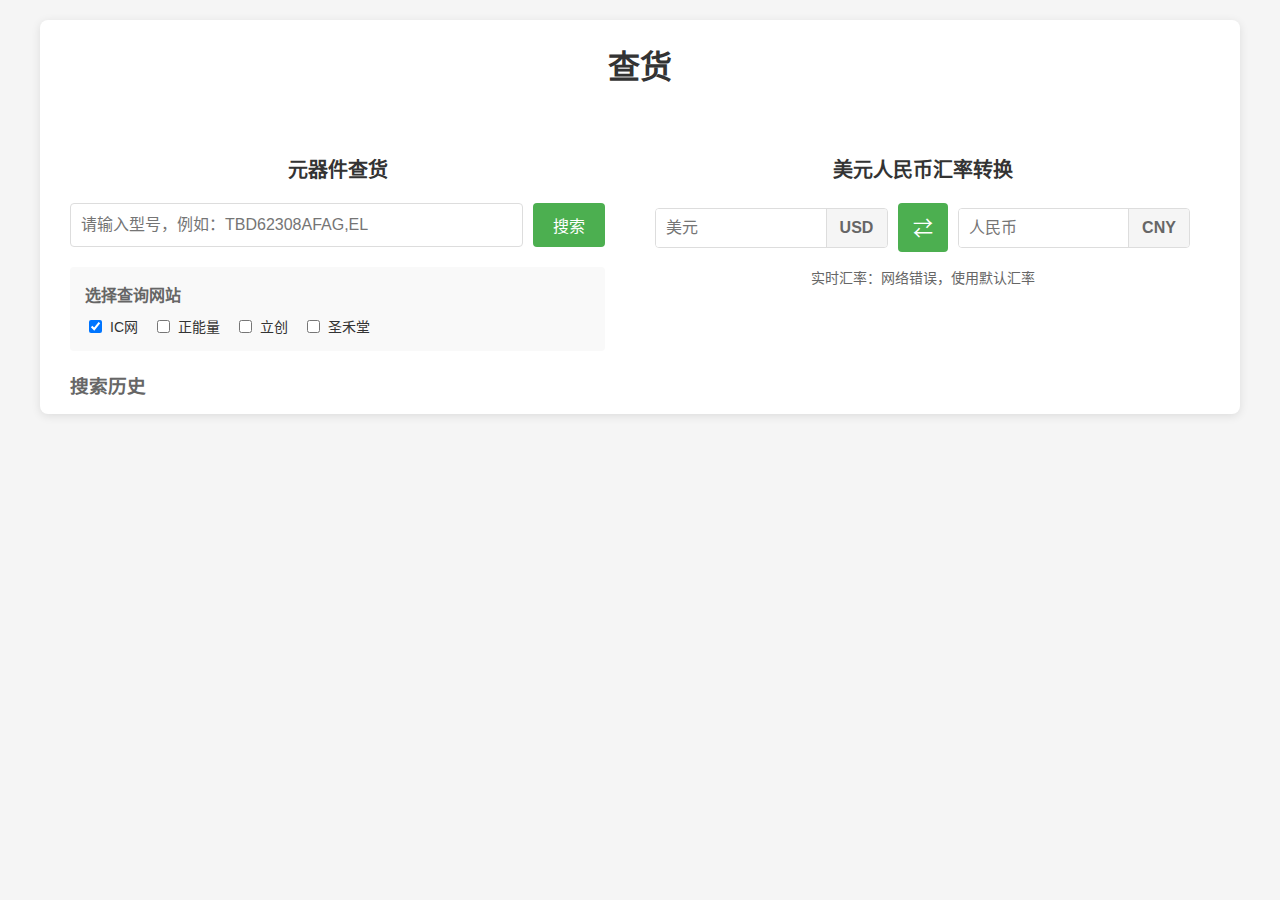
<file: work.html>
<!DOCTYPE html>
<html lang="zh-CN">
<head>
    <meta charset="UTF-8">
    <meta name="viewport" content="width=device-width, initial-scale=1.0">
    <title>查货</title>
    <style>
        body {
            font-family: Arial, sans-serif;
            max-width: 1200px;
            margin: 0 auto;
            padding: 20px;
            background-color: #f5f5f5;
        }
        .container {
            background-color: white;
            padding: 0 30px;
            border-radius: 8px;
            box-shadow: 0 2px 10px rgba(0,0,0,0.1);
            display: flex;
            gap: 30px;
            flex-wrap: wrap;
        }
        .module {
            flex: 1;
            min-width: 400px;
        }
        h1 {
            text-align: center;
            color: #333;
            margin-bottom: 20px;
        }
        .search-box {
            display: flex;
            gap: 10px;
            margin-bottom: 20px;
        }
        #modelInput {
            flex: 1;
            padding: 10px;
            font-size: 16px;
            border: 1px solid #ddd;
            border-radius: 4px;
        }
        #searchBtn {
            padding: 10px 20px;
            font-size: 16px;
            background-color: #4CAF50;
            color: white;
            border: none;
            border-radius: 4px;
            cursor: pointer;
        }
        #searchBtn:hover {
            background-color: #45a049;
        }
        .history {
            margin-top: 20px;
        }
        .history h3 {
            margin-bottom: 10px;
            color: #666;
        }
        .history-list {
            list-style-type: none;
            padding: 0;
        }
        .history-item {
            padding: 8px;
            background-color: #f9f9f9;
            margin-bottom: 5px;
            border-radius: 4px;
            cursor: pointer;
        }
        .history-item:hover {
            background-color: #e9e9e9;
        }
        
        /* 汇率转换样式 */
        .exchange-rate {
            margin-bottom: 30px;
            padding: 0 20px 20px;
            /* background-color: #f0f8ff; */
            border-radius: 8px;
        }
        
        .exchange-rate h2 {
            text-align: center;
            color: #333;
            margin-bottom: 20px;
            font-size: 20px;
        }
        
        .rate-container {
            display: flex;
            align-items: center;
            justify-content: space-between;
            margin-bottom: 15px;
            gap: 10px;
        }
        
        .input-group {
            flex: 1;
            display: flex;
            align-items: center;
            background-color: white;
            border: 1px solid #ddd;
            border-radius: 4px;
            overflow: hidden;
        }
        
        .input-group input {
            flex: 1;
            padding: 10px;
            border: none;
            font-size: 16px;
            outline: none;
            min-width: 0;
        }
        
        .input-group .currency {
            padding: 10px;
            background-color: #f5f5f5;
            color: #666;
            font-weight: bold;
            border-left: 1px solid #ddd;
            white-space: nowrap;
            min-width: 40px;
            text-align: center;
        }
        
        .switch-btn {
            padding: 10px 15px;
            font-size: 20px;
            background-color: #4CAF50;
            color: white;
            border: none;
            border-radius: 4px;
            cursor: pointer;
            transition: all 0.3s ease;
        }
        
        .switch-btn:hover {
            background-color: #45a049;
            transform: scale(1.1);
        }
        
        .rate-info {
            text-align: center;
            font-size: 14px;
            color: #666;
            margin-top: 10px;
        }
        
        #updateTime {
            display: block;
            margin-top: 5px;
            font-size: 12px;
            color: #999;
        }
        
        /* .search-section {
            margin-top: 20px;
        } */
        
        .search-section h2 {
            text-align: center;
            color: #333;
            margin-bottom: 20px;
            font-size: 20px;
        }
        
        /* 网站选择器样式 */
        .website-selector {
            margin: 15px 0;
            padding: 15px;
            background-color: #f9f9f9;
            border-radius: 4px;
        }
        
        .website-selector h3 {
            margin: 0 0 10px 0;
            color: #666;
            font-size: 16px;
        }
        
        .checkbox-group {
            display: flex;
            flex-wrap: wrap;
            gap: 15px;
        }
        
        .checkbox-group label {
            display: flex;
            align-items: center;
            gap: 5px;
            cursor: pointer;
            font-size: 14px;
            color: #333;
        }
        
        .checkbox-group input[type="checkbox"] {
            cursor: pointer;
        }
    </style>
</head>
<body>
    <div class="container">
        <h1 style="width: 100%; text-align: center;">查货</h1>

         <!-- 查货模块 -->
        <div class="module search-section">
            <h2>元器件查货</h2>
            <div class="search-box">
                <input type="text" id="modelInput" placeholder="请输入型号，例如：TBD62308AFAG,EL">
                <button id="searchBtn">搜索</button>
            </div>
            
            <!-- 网站选择 -->
            <div class="website-selector">
                <h3>选择查询网站</h3>
                <div class="checkbox-group">
                    <label>
                        <input type="checkbox" id="icNet" checked> IC网
                    </label>
                    <label>
                        <input type="checkbox" id="bomAi"> 正能量
                    </label>
                    <label>
                        <input type="checkbox" id="lcsrc"> 立创
                    </label>
                    <label>
                        <input type="checkbox" id="shenghetang"> 圣禾堂
                    </label>
                </div>
            </div>
            
            <div class="history">
                <h3>搜索历史</h3>
                <ul id="historyList" class="history-list"></ul>
            </div>
        </div>
        
        <!-- 汇率转换模块 -->
        <div class="module exchange-rate">
            <h2>美元人民币汇率转换</h2>
            <div class="rate-container">
                <div class="input-group">
                    <input type="number" id="usdInput" placeholder="美元" step="0.01">
                    <span class="currency">USD</span>
                </div>
                <button id="switchBtn" class="switch-btn">⇄</button>
                <div class="input-group">
                    <input type="number" id="cnyInput" placeholder="人民币" step="0.01">
                    <span class="currency">CNY</span>
                </div>
            </div>
            <div class="rate-info">
                <span id="rateDisplay">实时汇率：加载中...</span>
                <span id="updateTime"></span>
            </div>
        </div>
        
       
    </div>

    <script>
        // 获取DOM元素
        const modelInput = document.getElementById('modelInput');
        const searchBtn = document.getElementById('searchBtn');
        const historyList = document.getElementById('historyList');
        
        // 网站选择复选框
        const bomAi = document.getElementById('bomAi');
        const icNet = document.getElementById('icNet');
        const lcsrc = document.getElementById('lcsrc');
        const shenghetang = document.getElementById('shenghetang');
        
        // 汇率转换DOM元素
        const usdInput = document.getElementById('usdInput');
        const cnyInput = document.getElementById('cnyInput');
        const switchBtn = document.getElementById('switchBtn');
        const rateDisplay = document.getElementById('rateDisplay');
        const updateTime = document.getElementById('updateTime');
        
        // 汇率变量
        let exchangeRate = 6.5; // 默认汇率，实际会从API获取
        let isUsdToCny = true; // 默认美元转人民币
        
        // 获取实时汇率
        async function getExchangeRate() {
            try {
                // 使用nowapi获取汇率数据，使用测试appkey
                const response = await fetch('https://sapi.k780.com/?app=finance.rate&scur=USD&tcur=CNY&appkey=10003&sign=b59bc3ef6191eb9f747dd4e83c99f2a4&format=json');
                const data = await response.json();
                
                if (data.success === '1') {
                    exchangeRate = parseFloat(data.result.rate);
                    rateDisplay.textContent = `实时汇率：1 USD = ${exchangeRate.toFixed(4)} CNY`;
                    updateTime.textContent = `更新时间：${data.result.update}`;
                } else {
                    console.error('获取汇率失败：', data.msg);
                    rateDisplay.textContent = '实时汇率：获取失败，使用默认汇率';
                }
            } catch (error) {
                console.error('汇率API请求错误：', error);
                rateDisplay.textContent = '实时汇率：网络错误，使用默认汇率';
            }
        }
        
        // 美元转人民币
        function usdToCny(usd) {
            return usd * exchangeRate;
        }
        
        // 人民币转美元
        function cnyToUsd(cny) {
            return cny / exchangeRate;
        }
        
        // 更新转换结果
        function updateConversion(inputElement) {
            const value = parseFloat(inputElement.value);
            
            if (isNaN(value)) {
                // 如果输入为空或非数字，清空另一个输入框
                if (inputElement === usdInput) {
                    cnyInput.value = '';
                } else {
                    usdInput.value = '';
                }
                return;
            }
            
            if (isUsdToCny) {
                // 美元转人民币
                if (inputElement === usdInput) {
                    cnyInput.value = usdToCny(value).toFixed(2);
                } else {
                    usdInput.value = cnyToUsd(value).toFixed(2);
                }
            } else {
                // 人民币转美元
                if (inputElement === usdInput) {
                    cnyInput.value = cnyToUsd(value).toFixed(2);
                } else {
                    usdInput.value = usdToCny(value).toFixed(2);
                }
            }
        }
        
        // 切换汇率方向
        function switchExchangeDirection() {
            isUsdToCny = !isUsdToCny;
            
            // 交换输入框的值
            const temp = usdInput.value;
            usdInput.value = cnyInput.value;
            cnyInput.value = temp;
            
            // 更新汇率显示
            if (isUsdToCny) {
                rateDisplay.textContent = `实时汇率：1 USD = ${exchangeRate.toFixed(4)} CNY`;
            } else {
                rateDisplay.textContent = `实时汇率：1 CNY = ${(1/exchangeRate).toFixed(4)} USD`;
            }
        }
        
        // 汇率转换事件监听
        usdInput.addEventListener('input', () => updateConversion(usdInput));
        cnyInput.addEventListener('input', () => updateConversion(cnyInput));
        switchBtn.addEventListener('click', switchExchangeDirection);
        
        // 页面加载时获取汇率
        getExchangeRate();

        // 加载搜索历史
        function loadHistory() {
            const history = JSON.parse(localStorage.getItem('searchHistory') || '[]');
            historyList.innerHTML = '';
            history.forEach(item => {
                const li = document.createElement('li');
                li.className = 'history-item';
                li.textContent = item;
                li.onclick = () => {
                    modelInput.value = item;
                    search(item);
                };
                historyList.appendChild(li);
            });
        }

        // 保存搜索历史
        function saveToHistory(model) {
            let history = JSON.parse(localStorage.getItem('searchHistory') || '[]');
            // 移除重复项
            history = history.filter(item => item !== model);
            // 添加到开头
            history.unshift(model);
            // 只保留最近10条
            if (history.length > 10) {
                history = history.slice(0, 10);
            }
            localStorage.setItem('searchHistory', JSON.stringify(history));
            loadHistory();
        }

        // 搜索功能
        function search(model) {
            if (!model) {
                alert('请输入型号');
                return;
            }
            
            // 编码型号
            const encodedModel = encodeURIComponent(model);
            
            // 根据选中的网站打开相应链接
            if (bomAi.checked) {
                window.open(`https://www.bom.ai/components-storage/${encodedModel}.html`, '_blank');
            }
            if (icNet.checked) {
                window.open(`https://www.ic.net.cn/search/${encodedModel}.html`, '_blank');
            }
            if (lcsrc.checked) {
                window.open(`https://so.szlcsc.com/global.html?k=${encodedModel}`, '_blank');
            }
            if (shenghetang.checked) {
                window.open(`https://www.bomman.com/global-search?searchWord=${encodedModel}`, '_blank');
            }
            
            // 保存到搜索历史
            saveToHistory(model);
        }

        // 点击搜索按钮
        searchBtn.addEventListener('click', () => {
            const model = modelInput.value.trim();
            search(model);
        });

        // 回车键搜索
        modelInput.addEventListener('keypress', (e) => {
            if (e.key === 'Enter') {
                const model = modelInput.value.trim();
                search(model);
            }
        });

        // 初始化
        loadHistory();
    </script>
</body>
</html>
</file>
<file: css/style.css>
body {
  width: 100%;
}
body:before,
body:after {
  content: "";
  display: table;
}
body:after {
  clear: both;
}
html,
body,
div,
span,
applet,
object,
iframe,
h1,
h2,
h3,
h4,
h5,
h6,
p,
blockquote,
pre,
a,
abbr,
acronym,
address,
big,
cite,
code,
del,
dfn,
em,
img,
ins,
kbd,
q,
s,
samp,
small,
strike,
strong,
sub,
sup,
tt,
var,
dl,
dt,
dd,
ol,
ul,
li,
fieldset,
form,
label,
legend,
table,
caption,
tbody,
tfoot,
thead,
tr,
th,
td {
  margin: 0;
  padding: 0;
  border: 0;
  outline: 0;
  font-weight: inherit;
  font-style: inherit;
  font-family: inherit;
  font-size: 100%;
  vertical-align: baseline;
}
body {
  line-height: 1;
  color: #000;
  background: #fff;
}
ol,
ul {
  list-style: none;
}
table {
  border-collapse: separate;
  border-spacing: 0;
  vertical-align: middle;
}
caption,
th,
td {
  text-align: left;
  font-weight: normal;
  vertical-align: middle;
}
a img {
  border: none;
}
input,
button {
  margin: 0;
  padding: 0;
}
input::-moz-focus-inner,
button::-moz-focus-inner {
  border: 0;
  padding: 0;
}
@font-face {
  font-family: FontAwesome;
  font-style: normal;
  font-weight: normal;
  src: url("fonts/fontawesome-webfont.eot?v=#4.0.3");
  src: url("fonts/fontawesome-webfont.eot?#iefix&v=#4.0.3") format("embedded-opentype"), url("fonts/fontawesome-webfont.woff?v=#4.0.3") format("woff"), url("fonts/fontawesome-webfont.ttf?v=#4.0.3") format("truetype"), url("fonts/fontawesome-webfont.svg#fontawesomeregular?v=#4.0.3") format("svg");
}
html,
body,
#container {
  height: 100%;
}
body {
  background: #eee;
  font: 14px -apple-system, BlinkMacSystemFont, "Segoe UI", "Roboto", "Oxygen", "Ubuntu", "Cantarell", "Fira Sans", "Droid Sans", "Helvetica Neue", sans-serif;
  -webkit-text-size-adjust: 100%;
}
.outer {
  max-width: 1220px;
  margin: 0 auto;
  padding: 0 20px;
}
.outer:before,
.outer:after {
  content: "";
  display: table;
}
.outer:after {
  clear: both;
}
.inner {
  display: inline;
  float: left;
  width: 98.33333333333333%;
  margin: 0 0.833333333333333%;
}
.left,
.alignleft {
  float: left;
}
.right,
.alignright {
  float: right;
}
.clear {
  clear: both;
}
#container {
  position: relative;
}
.mobile-nav-on {
  overflow: hidden;
}
#wrap {
  height: 100%;
  width: 100%;
  position: absolute;
  top: 0;
  left: 0;
  -webkit-transition: 0.2s ease-out;
  -moz-transition: 0.2s ease-out;
  -ms-transition: 0.2s ease-out;
  transition: 0.2s ease-out;
  z-index: 1;
  background: #eee;
}
.mobile-nav-on #wrap {
  left: 280px;
}
@media screen and (min-width: 768px) {
  #main {
    display: inline;
    float: left;
    width: 73.33333333333333%;
    margin: 0 0.833333333333333%;
  }
}
.article-date,
.article-category-link,
.archive-year,
.widget-title {
  text-decoration: none;
  text-transform: uppercase;
  letter-spacing: 2px;
  color: #999;
  margin-bottom: 1em;
  margin-left: 5px;
  line-height: 1em;
  text-shadow: 0 1px #fff;
  font-weight: bold;
}
.article-inner,
.archive-article-inner {
  background: #fff;
  -webkit-box-shadow: 1px 2px 3px #ddd;
  box-shadow: 1px 2px 3px #ddd;
  border: 1px solid #ddd;
  border-radius: 3px;
}
.article-entry h1,
.widget h1 {
  font-size: 2em;
}
.article-entry h2,
.widget h2 {
  font-size: 1.5em;
}
.article-entry h3,
.widget h3 {
  font-size: 1.3em;
}
.article-entry h4,
.widget h4 {
  font-size: 1.2em;
}
.article-entry h5,
.widget h5 {
  font-size: 1em;
}
.article-entry h6,
.widget h6 {
  font-size: 1em;
  color: #999;
}
.article-entry hr,
.widget hr {
  border: 1px dashed #ddd;
}
.article-entry strong,
.widget strong {
  font-weight: bold;
}
.article-entry em,
.widget em,
.article-entry cite,
.widget cite {
  font-style: italic;
}
.article-entry sup,
.widget sup,
.article-entry sub,
.widget sub {
  font-size: 0.75em;
  line-height: 0;
  position: relative;
  vertical-align: baseline;
}
.article-entry sup,
.widget sup {
  top: -0.5em;
}
.article-entry sub,
.widget sub {
  bottom: -0.2em;
}
.article-entry small,
.widget small {
  font-size: 0.85em;
}
.article-entry acronym,
.widget acronym,
.article-entry abbr,
.widget abbr {
  border-bottom: 1px dotted;
}
.article-entry ul,
.widget ul,
.article-entry ol,
.widget ol,
.article-entry dl,
.widget dl {
  margin: 0 20px;
  line-height: 1.6em;
}
.article-entry ul ul,
.widget ul ul,
.article-entry ol ul,
.widget ol ul,
.article-entry ul ol,
.widget ul ol,
.article-entry ol ol,
.widget ol ol {
  margin-top: 0;
  margin-bottom: 0;
}
.article-entry ul,
.widget ul {
  list-style: disc;
}
.article-entry ol,
.widget ol {
  list-style: decimal;
}
.article-entry dt,
.widget dt {
  font-weight: bold;
}
#header {
  height: 300px;
  position: relative;
  border-bottom: 1px solid #ddd;
}
#header:before,
#header:after {
  content: "";
  position: absolute;
  left: 0;
  right: 0;
  height: 40px;
}
#header:before {
  top: 0;
  background: -webkit-linear-gradient(rgba(0,0,0,0.2), transparent);
  background: -moz-linear-gradient(rgba(0,0,0,0.2), transparent);
  background: -ms-linear-gradient(rgba(0,0,0,0.2), transparent);
  background: linear-gradient(rgba(0,0,0,0.2), transparent);
}
#header:after {
  bottom: 0;
  background: -webkit-linear-gradient(transparent, rgba(0,0,0,0.2));
  background: -moz-linear-gradient(transparent, rgba(0,0,0,0.2));
  background: -ms-linear-gradient(transparent, rgba(0,0,0,0.2));
  background: linear-gradient(transparent, rgba(0,0,0,0.2));
}
#header-outer {
  height: 100%;
  position: relative;
}
#header-inner {
  position: relative;
  overflow: hidden;
}
#banner {
  position: absolute;
  top: 0;
  left: 0;
  width: 100%;
  height: 100%;
  background: url("images/banner.jpg") center #000;
  -webkit-background-size: cover;
  -moz-background-size: cover;
  background-size: cover;
  z-index: -1;
}
#header-title {
  text-align: center;
  height: 40px;
  position: absolute;
  top: 50%;
  left: 0;
  margin-top: -20px;
}
#logo,
#subtitle {
  text-decoration: none;
  color: #fff;
  font-weight: 300;
  text-shadow: 0 1px 4px rgba(0,0,0,0.3);
}
#logo {
  font-size: 40px;
  line-height: 40px;
  letter-spacing: 2px;
}
#subtitle {
  font-size: 16px;
  line-height: 16px;
  letter-spacing: 1px;
}
#subtitle-wrap {
  margin-top: 16px;
}
#main-nav {
  float: left;
  margin-left: -15px;
}
.nav-icon,
.main-nav-link {
  float: left;
  color: #fff;
  opacity: 0.6;
  text-decoration: none;
  text-shadow: 0 1px rgba(0,0,0,0.2);
  -webkit-transition: opacity 0.2s;
  -moz-transition: opacity 0.2s;
  -ms-transition: opacity 0.2s;
  transition: opacity 0.2s;
  display: block;
  padding: 20px 15px;
}
.nav-icon:hover,
.main-nav-link:hover {
  opacity: 1;
}
.nav-icon {
  font-family: FontAwesome;
  text-align: center;
  font-size: 14px;
  width: 14px;
  height: 14px;
  padding: 20px 15px;
  position: relative;
  cursor: pointer;
}
.main-nav-link {
  font-weight: 300;
  letter-spacing: 1px;
}
@media screen and (max-width: 479px) {
  .main-nav-link {
    display: none;
  }
}
#main-nav-toggle {
  display: none;
}
#main-nav-toggle:before {
  content: "\f0c9";
}
@media screen and (max-width: 479px) {
  #main-nav-toggle {
    display: block;
  }
}
#sub-nav {
  float: right;
  margin-right: -15px;
}
#nav-rss-link:before {
  content: "\f09e";
}
#nav-search-btn:before {
  content: "\f002";
}
#search-form-wrap {
  position: absolute;
  top: 15px;
  width: 150px;
  height: 30px;
  right: -150px;
  opacity: 0;
  -webkit-transition: 0.2s ease-out;
  -moz-transition: 0.2s ease-out;
  -ms-transition: 0.2s ease-out;
  transition: 0.2s ease-out;
}
#search-form-wrap.on {
  opacity: 1;
  right: 0;
}
@media screen and (max-width: 479px) {
  #search-form-wrap {
    width: 100%;
    right: -100%;
  }
}
.search-form {
  position: absolute;
  top: 0;
  left: 0;
  right: 0;
  background: #fff;
  padding: 5px 15px;
  border-radius: 15px;
  -webkit-box-shadow: 0 0 10px rgba(0,0,0,0.3);
  box-shadow: 0 0 10px rgba(0,0,0,0.3);
}
.search-form-input {
  border: none;
  background: none;
  color: #555;
  width: 100%;
  font: 13px -apple-system, BlinkMacSystemFont, "Segoe UI", "Roboto", "Oxygen", "Ubuntu", "Cantarell", "Fira Sans", "Droid Sans", "Helvetica Neue", sans-serif;
  outline: none;
}
.search-form-input::-webkit-search-results-decoration,
.search-form-input::-webkit-search-cancel-button {
  -webkit-appearance: none;
}
.search-form-submit {
  position: absolute;
  top: 50%;
  right: 10px;
  margin-top: -7px;
  font: 13px FontAwesome;
  border: none;
  background: none;
  color: #bbb;
  cursor: pointer;
}
.search-form-submit:hover,
.search-form-submit:focus {
  color: #777;
}
.article {
  margin: 50px 0;
}
.article-inner {
  overflow: hidden;
}
.article-meta:before,
.article-meta:after {
  content: "";
  display: table;
}
.article-meta:after {
  clear: both;
}
.article-date {
  float: left;
}
.article-category {
  float: left;
  line-height: 1em;
  color: #ccc;
  text-shadow: 0 1px #fff;
  margin-left: 8px;
}
.article-category:before {
  content: "\2022";
}
.article-category-link {
  margin: 0 12px 1em;
}
.article-header {
  padding: 20px 20px 0;
}
.article-title {
  text-decoration: none;
  font-size: 2em;
  font-weight: bold;
  color: #555;
  line-height: 1.1em;
  -webkit-transition: color 0.2s;
  -moz-transition: color 0.2s;
  -ms-transition: color 0.2s;
  transition: color 0.2s;
}
a.article-title:hover {
  color: #258fb8;
}
.article-entry {
  color: #555;
  padding: 0 20px;
}
.article-entry:before,
.article-entry:after {
  content: "";
  display: table;
}
.article-entry:after {
  clear: both;
}
.article-entry p,
.article-entry table {
  line-height: 1.6em;
  margin: 1.6em 0;
}
.article-entry h1,
.article-entry h2,
.article-entry h3,
.article-entry h4,
.article-entry h5,
.article-entry h6 {
  font-weight: bold;
}
.article-entry h1,
.article-entry h2,
.article-entry h3,
.article-entry h4,
.article-entry h5,
.article-entry h6 {
  line-height: 1.1em;
  margin: 1.1em 0;
}
.article-entry a {
  color: #258fb8;
  text-decoration: none;
}
.article-entry a:hover {
  text-decoration: underline;
}
.article-entry ul,
.article-entry ol,
.article-entry dl {
  margin-top: 1.6em;
  margin-bottom: 1.6em;
}
.article-entry img,
.article-entry video {
  max-width: 100%;
  height: auto;
  display: block;
  margin: auto;
}
.article-entry iframe {
  border: none;
}
.article-entry table {
  width: 100%;
  border-collapse: collapse;
  border-spacing: 0;
}
.article-entry th {
  font-weight: bold;
  border-bottom: 3px solid #ddd;
  padding-bottom: 0.5em;
}
.article-entry td {
  border-bottom: 1px solid #ddd;
  padding: 10px 0;
}
.article-entry blockquote {
  font-family: Georgia, "Times New Roman", serif;
  font-size: 1.4em;
  margin: 1.6em 20px;
  text-align: center;
}
.article-entry blockquote footer {
  font-size: 14px;
  margin: 1.6em 0;
  font-family: -apple-system, BlinkMacSystemFont, "Segoe UI", "Roboto", "Oxygen", "Ubuntu", "Cantarell", "Fira Sans", "Droid Sans", "Helvetica Neue", sans-serif;
}
.article-entry blockquote footer cite:before {
  content: "—";
  padding: 0 0.5em;
}
.article-entry .pullquote {
  text-align: left;
  width: 45%;
  margin: 0;
}
.article-entry .pullquote.left {
  margin-left: 0.5em;
  margin-right: 1em;
}
.article-entry .pullquote.right {
  margin-right: 0.5em;
  margin-left: 1em;
}
.article-entry .caption {
  color: #999;
  display: block;
  font-size: 0.9em;
  margin-top: 0.5em;
  position: relative;
  text-align: center;
}
.article-entry .video-container {
  position: relative;
  padding-top: 56.25%;
  height: 0;
  overflow: hidden;
}
.article-entry .video-container iframe,
.article-entry .video-container object,
.article-entry .video-container embed {
  position: absolute;
  top: 0;
  left: 0;
  width: 100%;
  height: 100%;
  margin-top: 0;
}
.article-more-link a {
  display: inline-block;
  line-height: 1em;
  padding: 6px 15px;
  border-radius: 15px;
  background: #eee;
  color: #999;
  text-shadow: 0 1px #fff;
  text-decoration: none;
}
.article-more-link a:hover {
  background: #258fb8;
  color: #fff;
  text-decoration: none;
  text-shadow: 0 1px #1e7293;
}
.article-footer {
  font-size: 0.85em;
  line-height: 1.6em;
  border-top: 1px solid #ddd;
  padding-top: 1.6em;
  margin: 0 20px 20px;
}
.article-footer:before,
.article-footer:after {
  content: "";
  display: table;
}
.article-footer:after {
  clear: both;
}
.article-footer a {
  color: #999;
  text-decoration: none;
}
.article-footer a:hover {
  color: #555;
}
.article-tag-list-item {
  float: left;
  margin-right: 10px;
}
.article-tag-list-link:before {
  content: "#";
}
.article-comment-link {
  float: right;
}
.article-comment-link:before {
  content: "\f075";
  font-family: FontAwesome;
  padding-right: 8px;
}
.article-share-link {
  cursor: pointer;
  float: right;
  margin-left: 20px;
}
.article-share-link:before {
  content: "\f064";
  font-family: FontAwesome;
  padding-right: 6px;
}
#article-nav {
  position: relative;
}
#article-nav:before,
#article-nav:after {
  content: "";
  display: table;
}
#article-nav:after {
  clear: both;
}
@media screen and (min-width: 768px) {
  #article-nav {
    margin: 50px 0;
  }
  #article-nav:before {
    width: 8px;
    height: 8px;
    position: absolute;
    top: 50%;
    left: 50%;
    margin-top: -4px;
    margin-left: -4px;
    content: "";
    border-radius: 50%;
    background: #ddd;
    -webkit-box-shadow: 0 1px 2px #fff;
    box-shadow: 0 1px 2px #fff;
  }
}
.article-nav-link-wrap {
  text-decoration: none;
  text-shadow: 0 1px #fff;
  color: #999;
  -webkit-box-sizing: border-box;
  -moz-box-sizing: border-box;
  box-sizing: border-box;
  margin-top: 50px;
  text-align: center;
  display: block;
}
.article-nav-link-wrap:hover {
  color: #555;
}
@media screen and (min-width: 768px) {
  .article-nav-link-wrap {
    width: 50%;
    margin-top: 0;
  }
}
@media screen and (min-width: 768px) {
  #article-nav-newer {
    float: left;
    text-align: right;
    padding-right: 20px;
  }
}
@media screen and (min-width: 768px) {
  #article-nav-older {
    float: right;
    text-align: left;
    padding-left: 20px;
  }
}
.article-nav-caption {
  text-transform: uppercase;
  letter-spacing: 2px;
  color: #ddd;
  line-height: 1em;
  font-weight: bold;
}
#article-nav-newer .article-nav-caption {
  margin-right: -2px;
}
.article-nav-title {
  font-size: 0.85em;
  line-height: 1.6em;
  margin-top: 0.5em;
}
.article-share-box {
  position: absolute;
  display: none;
  background: #fff;
  -webkit-box-shadow: 1px 2px 10px rgba(0,0,0,0.2);
  box-shadow: 1px 2px 10px rgba(0,0,0,0.2);
  border-radius: 3px;
  margin-left: -145px;
  overflow: hidden;
  z-index: 1;
}
.article-share-box.on {
  display: block;
}
.article-share-input {
  width: 100%;
  background: none;
  -webkit-box-sizing: border-box;
  -moz-box-sizing: border-box;
  box-sizing: border-box;
  font: 14px -apple-system, BlinkMacSystemFont, "Segoe UI", "Roboto", "Oxygen", "Ubuntu", "Cantarell", "Fira Sans", "Droid Sans", "Helvetica Neue", sans-serif;
  padding: 0 15px;
  color: #555;
  outline: none;
  border: 1px solid #ddd;
  border-radius: 3px 3px 0 0;
  height: 36px;
  line-height: 36px;
}
.article-share-links {
  background: #eee;
}
.article-share-links:before,
.article-share-links:after {
  content: "";
  display: table;
}
.article-share-links:after {
  clear: both;
}
.article-share-twitter,
.article-share-facebook,
.article-share-pinterest,
.article-share-google {
  width: 50px;
  height: 36px;
  display: block;
  float: left;
  position: relative;
  color: #999;
  text-shadow: 0 1px #fff;
}
.article-share-twitter:before,
.article-share-facebook:before,
.article-share-pinterest:before,
.article-share-google:before {
  font-size: 20px;
  font-family: FontAwesome;
  width: 20px;
  height: 20px;
  position: absolute;
  top: 50%;
  left: 50%;
  margin-top: -10px;
  margin-left: -10px;
  text-align: center;
}
.article-share-twitter:hover,
.article-share-facebook:hover,
.article-share-pinterest:hover,
.article-share-google:hover {
  color: #fff;
}
.article-share-twitter:before {
  content: "\f099";
}
.article-share-twitter:hover {
  background: #00aced;
  text-shadow: 0 1px #008abe;
}
.article-share-facebook:before {
  content: "\f09a";
}
.article-share-facebook:hover {
  background: #3b5998;
  text-shadow: 0 1px #2f477a;
}
.article-share-pinterest:before {
  content: "\f0d2";
}
.article-share-pinterest:hover {
  background: #cb2027;
  text-shadow: 0 1px #a21a1f;
}
.article-share-google:before {
  content: "\f0d5";
}
.article-share-google:hover {
  background: #dd4b39;
  text-shadow: 0 1px #be3221;
}
.article-gallery {
  background: #000;
  position: relative;
}
.article-gallery-photos {
  position: relative;
  overflow: hidden;
}
.article-gallery-img {
  display: none;
  max-width: 100%;
}
.article-gallery-img:first-child {
  display: block;
}
.article-gallery-img.loaded {
  position: absolute;
  display: block;
}
.article-gallery-img img {
  display: block;
  max-width: 100%;
  margin: 0 auto;
}
#comments {
  background: #fff;
  -webkit-box-shadow: 1px 2px 3px #ddd;
  box-shadow: 1px 2px 3px #ddd;
  padding: 20px;
  border: 1px solid #ddd;
  border-radius: 3px;
  margin: 50px 0;
}
#comments a {
  color: #258fb8;
}
.archives-wrap {
  margin: 50px 0;
}
.archives:before,
.archives:after {
  content: "";
  display: table;
}
.archives:after {
  clear: both;
}
.archive-year-wrap {
  margin-bottom: 1em;
}
.archives {
  -webkit-column-gap: 10px;
  -moz-column-gap: 10px;
  column-gap: 10px;
}
@media screen and (min-width: 480px) and (max-width: 767px) {
  .archives {
    -webkit-column-count: 2;
    -moz-column-count: 2;
    column-count: 2;
  }
}
@media screen and (min-width: 768px) {
  .archives {
    -webkit-column-count: 3;
    -moz-column-count: 3;
    column-count: 3;
  }
}
.archive-article {
  -webkit-column-break-inside: avoid;
  page-break-inside: avoid;
  overflow: hidden;
  break-inside: avoid-column;
}
.archive-article-inner {
  padding: 10px;
  margin-bottom: 15px;
}
.archive-article-title {
  text-decoration: none;
  font-weight: bold;
  color: #555;
  -webkit-transition: color 0.2s;
  -moz-transition: color 0.2s;
  -ms-transition: color 0.2s;
  transition: color 0.2s;
  line-height: 1.6em;
}
.archive-article-title:hover {
  color: #258fb8;
}
.archive-article-footer {
  margin-top: 1em;
}
.archive-article-date {
  color: #999;
  text-decoration: none;
  font-size: 0.85em;
  line-height: 1em;
  margin-bottom: 0.5em;
  display: block;
}
#page-nav {
  margin: 50px auto;
  background: #fff;
  -webkit-box-shadow: 1px 2px 3px #ddd;
  box-shadow: 1px 2px 3px #ddd;
  border: 1px solid #ddd;
  border-radius: 3px;
  text-align: center;
  color: #999;
  overflow: hidden;
}
#page-nav:before,
#page-nav:after {
  content: "";
  display: table;
}
#page-nav:after {
  clear: both;
}
#page-nav a,
#page-nav span {
  padding: 10px 20px;
  line-height: 1;
  height: 2ex;
}
#page-nav a {
  color: #999;
  text-decoration: none;
}
#page-nav a:hover {
  background: #999;
  color: #fff;
}
#page-nav .prev {
  float: left;
}
#page-nav .next {
  float: right;
}
#page-nav .page-number {
  display: inline-block;
}
@media screen and (max-width: 479px) {
  #page-nav .page-number {
    display: none;
  }
}
#page-nav .current {
  color: #555;
  font-weight: bold;
}
#page-nav .space {
  color: #ddd;
}
#footer {
  background: #262a30;
  padding: 50px 0;
  border-top: 1px solid #ddd;
  color: #999;
}
#footer a {
  color: #258fb8;
  text-decoration: none;
}
#footer a:hover {
  text-decoration: underline;
}
#footer-info {
  line-height: 1.6em;
  font-size: 0.85em;
}
.article-entry pre,
.article-entry .highlight {
  background: #2d2d2d;
  margin: 0 -20px;
  padding: 15px 20px;
  border-style: solid;
  border-color: #ddd;
  border-width: 1px 0;
  overflow: auto;
  color: #ccc;
  line-height: 22.400000000000002px;
}
.article-entry .highlight .gutter pre,
.article-entry .gist .gist-file .gist-data .line-numbers {
  color: #666;
  font-size: 0.85em;
}
.article-entry pre,
.article-entry code {
  font-family: "Source Code Pro", Consolas, Monaco, Menlo, Consolas, monospace;
}
.article-entry code {
  background: #eee;
  text-shadow: 0 1px #fff;
  padding: 0 0.3em;
}
.article-entry pre code {
  background: none;
  text-shadow: none;
  padding: 0;
}
.article-entry .highlight pre {
  border: none;
  margin: 0;
  padding: 0;
}
.article-entry .highlight table {
  margin: 0;
  width: auto;
}
.article-entry .highlight td {
  border: none;
  padding: 0;
}
.article-entry .highlight figcaption {
  font-size: 0.85em;
  color: #999;
  line-height: 1em;
  margin-bottom: 1em;
}
.article-entry .highlight figcaption:before,
.article-entry .highlight figcaption:after {
  content: "";
  display: table;
}
.article-entry .highlight figcaption:after {
  clear: both;
}
.article-entry .highlight figcaption a {
  float: right;
}
.article-entry .highlight .gutter pre {
  text-align: right;
  padding-right: 20px;
}
.article-entry .highlight .line {
  height: 22.400000000000002px;
}
.article-entry .highlight .line.marked {
  background: #515151;
}
.article-entry .gist {
  margin: 0 -20px;
  border-style: solid;
  border-color: #ddd;
  border-width: 1px 0;
  background: #2d2d2d;
  padding: 15px 20px 15px 0;
}
.article-entry .gist .gist-file {
  border: none;
  font-family: "Source Code Pro", Consolas, Monaco, Menlo, Consolas, monospace;
  margin: 0;
}
.article-entry .gist .gist-file .gist-data {
  background: none;
  border: none;
}
.article-entry .gist .gist-file .gist-data .line-numbers {
  background: none;
  border: none;
  padding: 0 20px 0 0;
}
.article-entry .gist .gist-file .gist-data .line-data {
  padding: 0 !important;
}
.article-entry .gist .gist-file .highlight {
  margin: 0;
  padding: 0;
  border: none;
}
.article-entry .gist .gist-file .gist-meta {
  background: #2d2d2d;
  color: #999;
  font: 0.85em -apple-system, BlinkMacSystemFont, "Segoe UI", "Roboto", "Oxygen", "Ubuntu", "Cantarell", "Fira Sans", "Droid Sans", "Helvetica Neue", sans-serif;
  text-shadow: 0 0;
  padding: 0;
  margin-top: 1em;
  margin-left: 20px;
}
.article-entry .gist .gist-file .gist-meta a {
  color: #258fb8;
  font-weight: normal;
}
.article-entry .gist .gist-file .gist-meta a:hover {
  text-decoration: underline;
}
pre .comment,
pre .title {
  color: #999;
}
pre .variable,
pre .attribute,
pre .tag,
pre .regexp,
pre .ruby .constant,
pre .xml .tag .title,
pre .xml .pi,
pre .xml .doctype,
pre .html .doctype,
pre .css .id,
pre .css .class,
pre .css .pseudo {
  color: #f2777a;
}
pre .number,
pre .preprocessor,
pre .built_in,
pre .literal,
pre .params,
pre .constant {
  color: #f99157;
}
pre .class,
pre .ruby .class .title,
pre .css .rules .attribute {
  color: #9c9;
}
pre .string,
pre .value,
pre .inheritance,
pre .header,
pre .ruby .symbol,
pre .xml .cdata {
  color: #9c9;
}
pre .css .hexcolor {
  color: #6cc;
}
pre .function,
pre .python .decorator,
pre .python .title,
pre .ruby .function .title,
pre .ruby .title .keyword,
pre .perl .sub,
pre .javascript .title,
pre .coffeescript .title {
  color: #69c;
}
pre .keyword,
pre .javascript .function {
  color: #c9c;
}
@media screen and (max-width: 479px) {
  #mobile-nav {
    position: absolute;
    top: 0;
    left: 0;
    width: 280px;
    height: 100%;
    background: #191919;
    border-right: 1px solid #fff;
  }
}
@media screen and (max-width: 479px) {
  .mobile-nav-link {
    display: block;
    color: #999;
    text-decoration: none;
    padding: 15px 20px;
    font-weight: bold;
  }
  .mobile-nav-link:hover {
    color: #fff;
  }
}
@media screen and (min-width: 768px) {
  #sidebar {
    display: inline;
    float: left;
    width: 23.333333333333332%;
    margin: 0 0.833333333333333%;
  }
}
.widget-wrap {
  margin: 50px 0;
}
.widget {
  color: #777;
  text-shadow: 0 1px #fff;
  background: #ddd;
  -webkit-box-shadow: 0 -1px 4px #ccc inset;
  box-shadow: 0 -1px 4px #ccc inset;
  border: 1px solid #ccc;
  padding: 15px;
  border-radius: 3px;
}
.widget a {
  color: #258fb8;
  text-decoration: none;
}
.widget a:hover {
  text-decoration: underline;
}
.widget ul ul,
.widget ol ul,
.widget dl ul,
.widget ul ol,
.widget ol ol,
.widget dl ol,
.widget ul dl,
.widget ol dl,
.widget dl dl {
  margin-left: 15px;
  list-style: disc;
}
.widget {
  line-height: 1.6em;
  word-wrap: break-word;
  font-size: 0.9em;
}
.widget ul,
.widget ol {
  list-style: none;
  margin: 0;
}
.widget ul ul,
.widget ol ul,
.widget ul ol,
.widget ol ol {
  margin: 0 20px;
}
.widget ul ul,
.widget ol ul {
  list-style: disc;
}
.widget ul ol,
.widget ol ol {
  list-style: decimal;
}
.category-list-count,
.tag-list-count,
.archive-list-count {
  padding-left: 5px;
  color: #999;
  font-size: 0.85em;
}
.category-list-count:before,
.tag-list-count:before,
.archive-list-count:before {
  content: "(";
}
.category-list-count:after,
.tag-list-count:after,
.archive-list-count:after {
  content: ")";
}
.tagcloud a {
  margin-right: 5px;
  display: inline-block;
}
</file>
